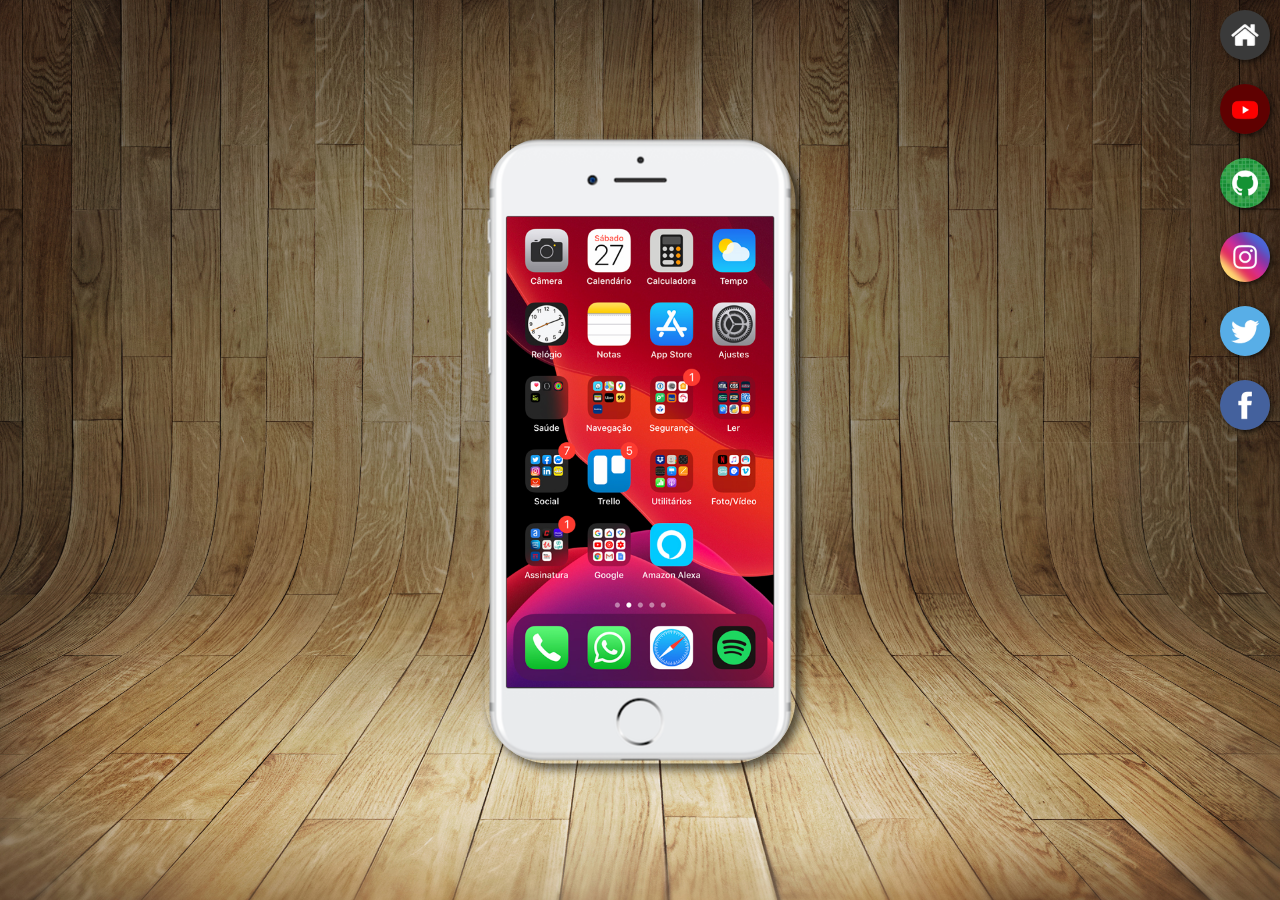
<file: index.html>
<!DOCTYPE html>
<html lang="pt-br">
<head>
    <meta charset="UTF-8">
    <meta name="viewport" content="width=device-width, initial-scale=1.0">
    <link rel="shortcut icon" href="favicon.png" type="image/png">
    <link rel="stylesheet" href="estilos/style.css">
    <title>Projeto Redes Sociais</title>
</head>
<body>
    <main>
        <section id="telefone">
            <iframe src="home.html" name="tela" id="tela" frameborder="0">
                Seu navegador não é compatível com isso...
            </iframe>
        </section>

        <section id="redes-sociais">
            <a href="home.html" target="tela"><img src="imagens/logo-home.jpg" alt="Home"></a><br>
            <a href="youtube.html" target="tela"><img src="imagens/logo-youtube.jpg" alt="Youtube"></a><br>
            <a href="github.html" target="tela"><img src="imagens/logo-github.jpg" alt="Github"></a><br>
            <a href="instagram.html" target="tela"><img src="imagens/logo-instagram.jpg" alt="Instagram"></a><br>
            <a href="twitter.html" target="tela"><img src="imagens/logo-twitter.jpg" alt="Twitter"></a><br>
            <a href="facebook.html" target="tela"><img src="imagens/logo-facebook.jpg" alt="Facebook"></a>
        </section>
    </main>
</body>
</html>
</file>
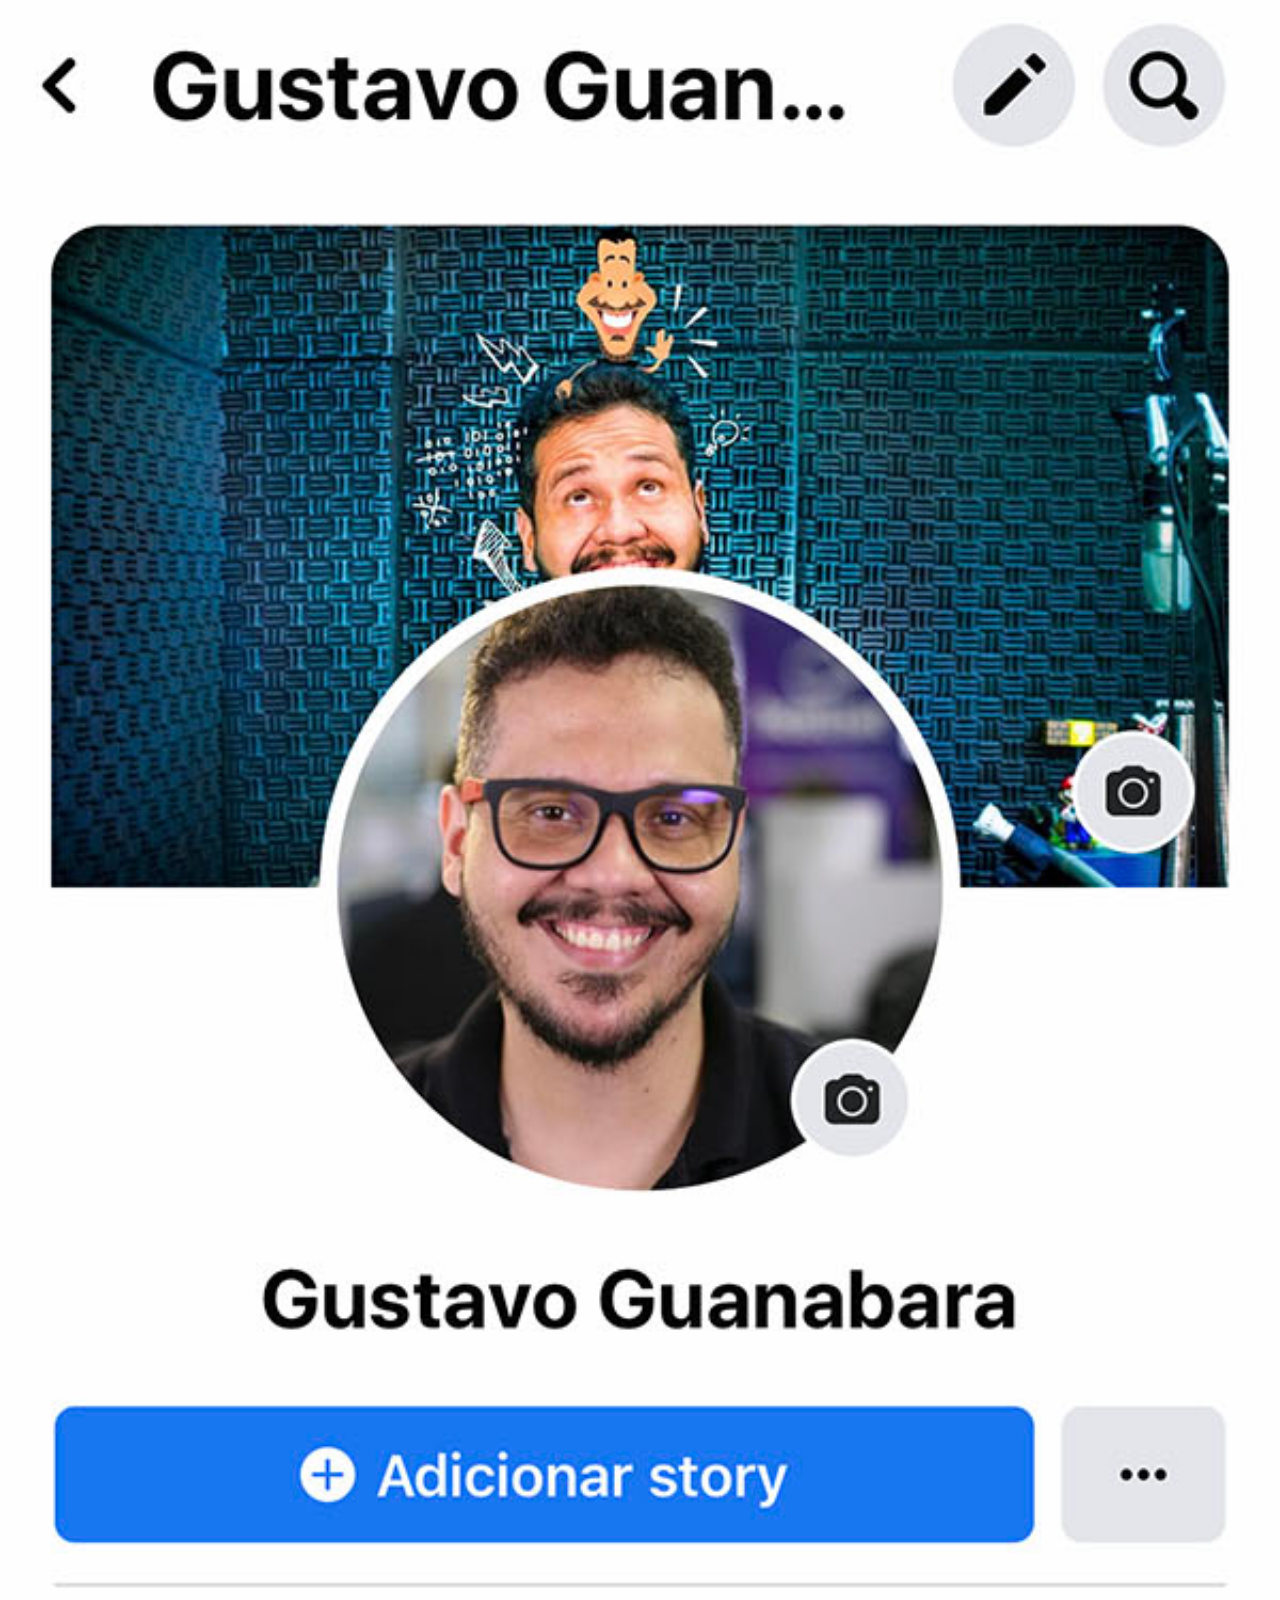
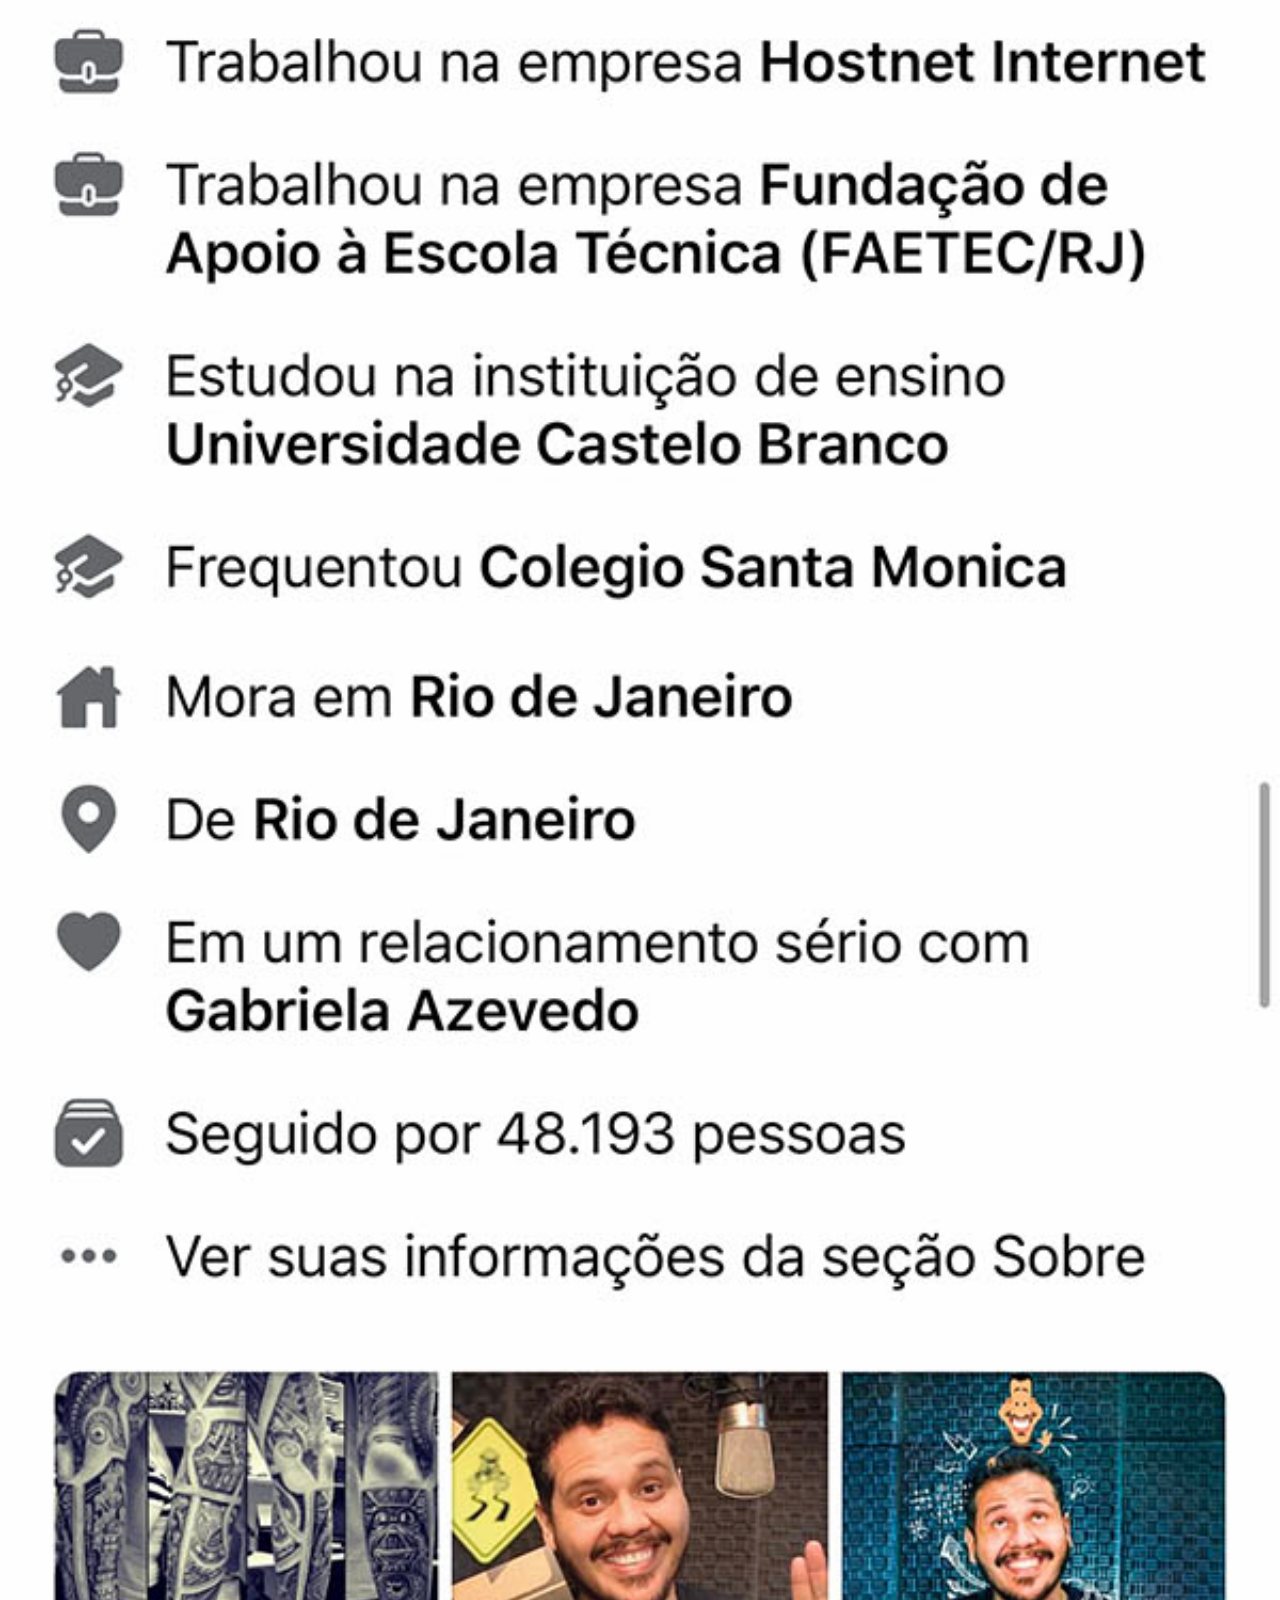
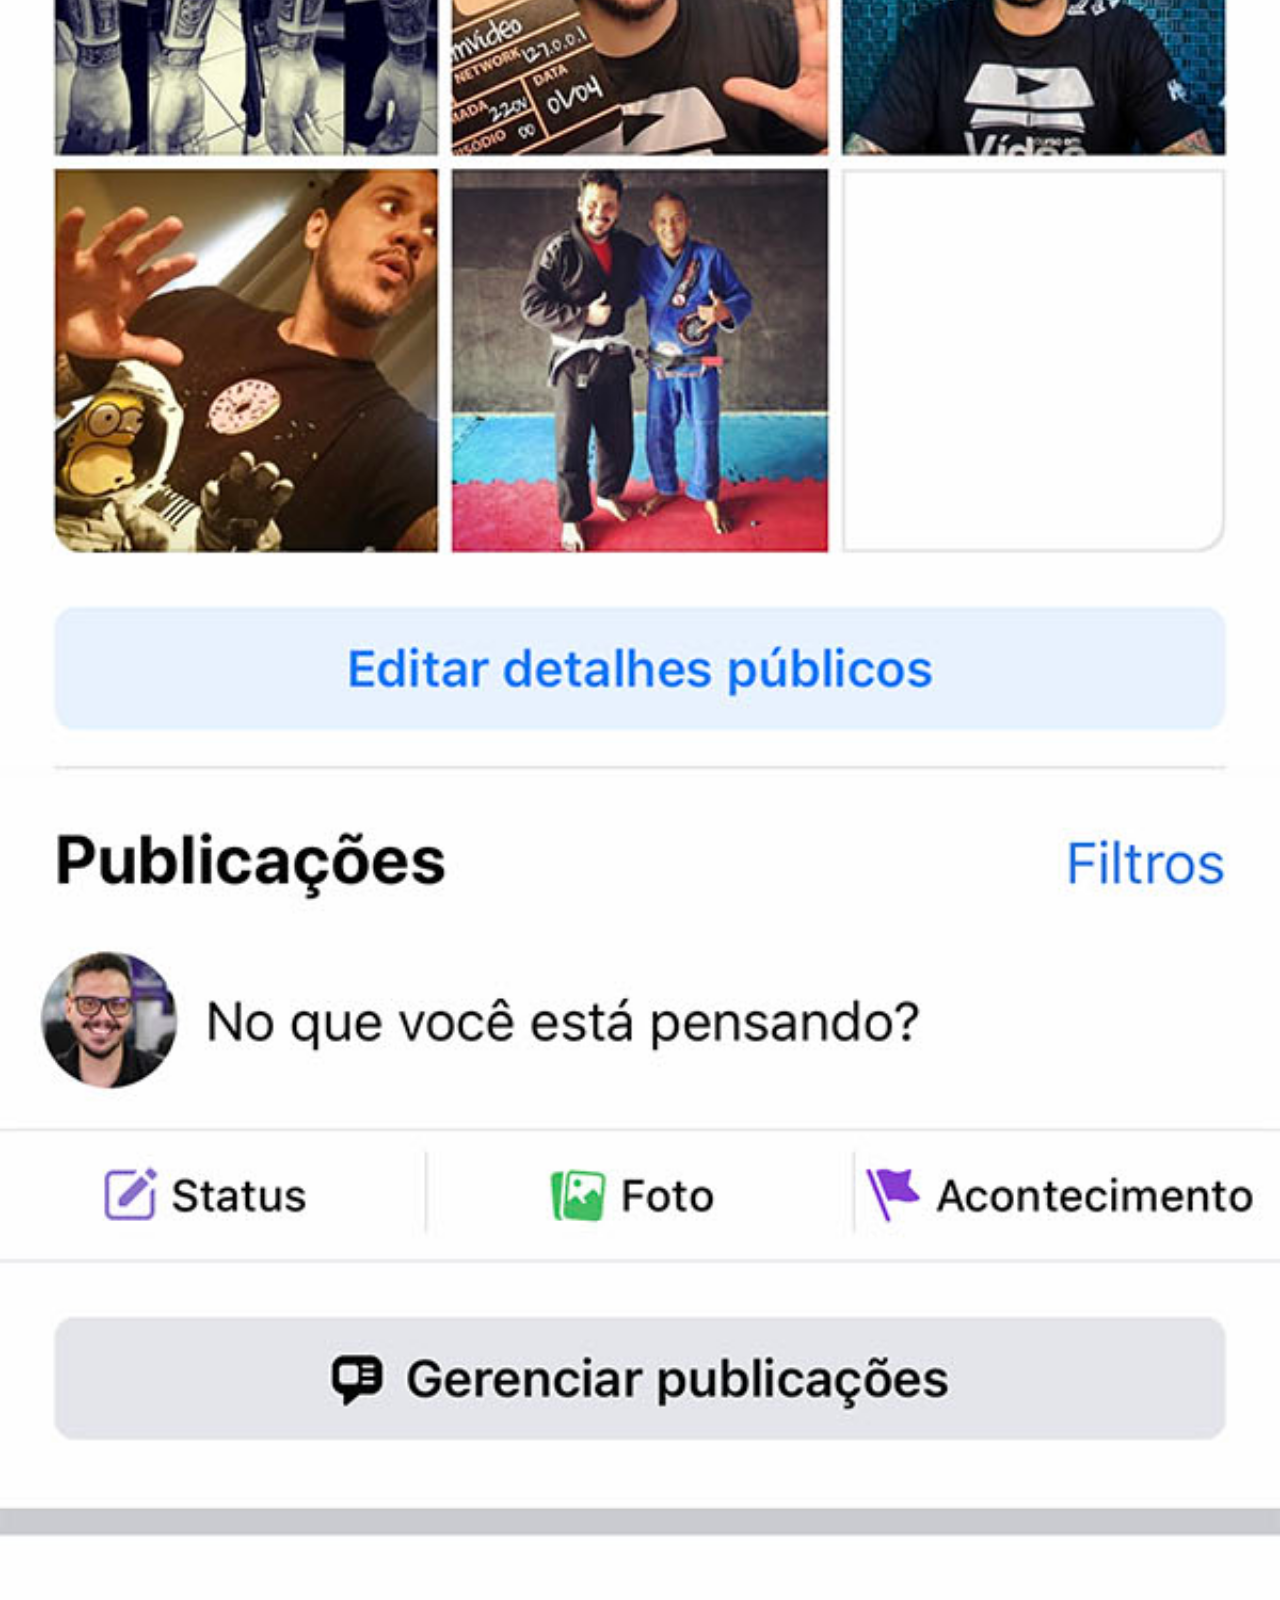
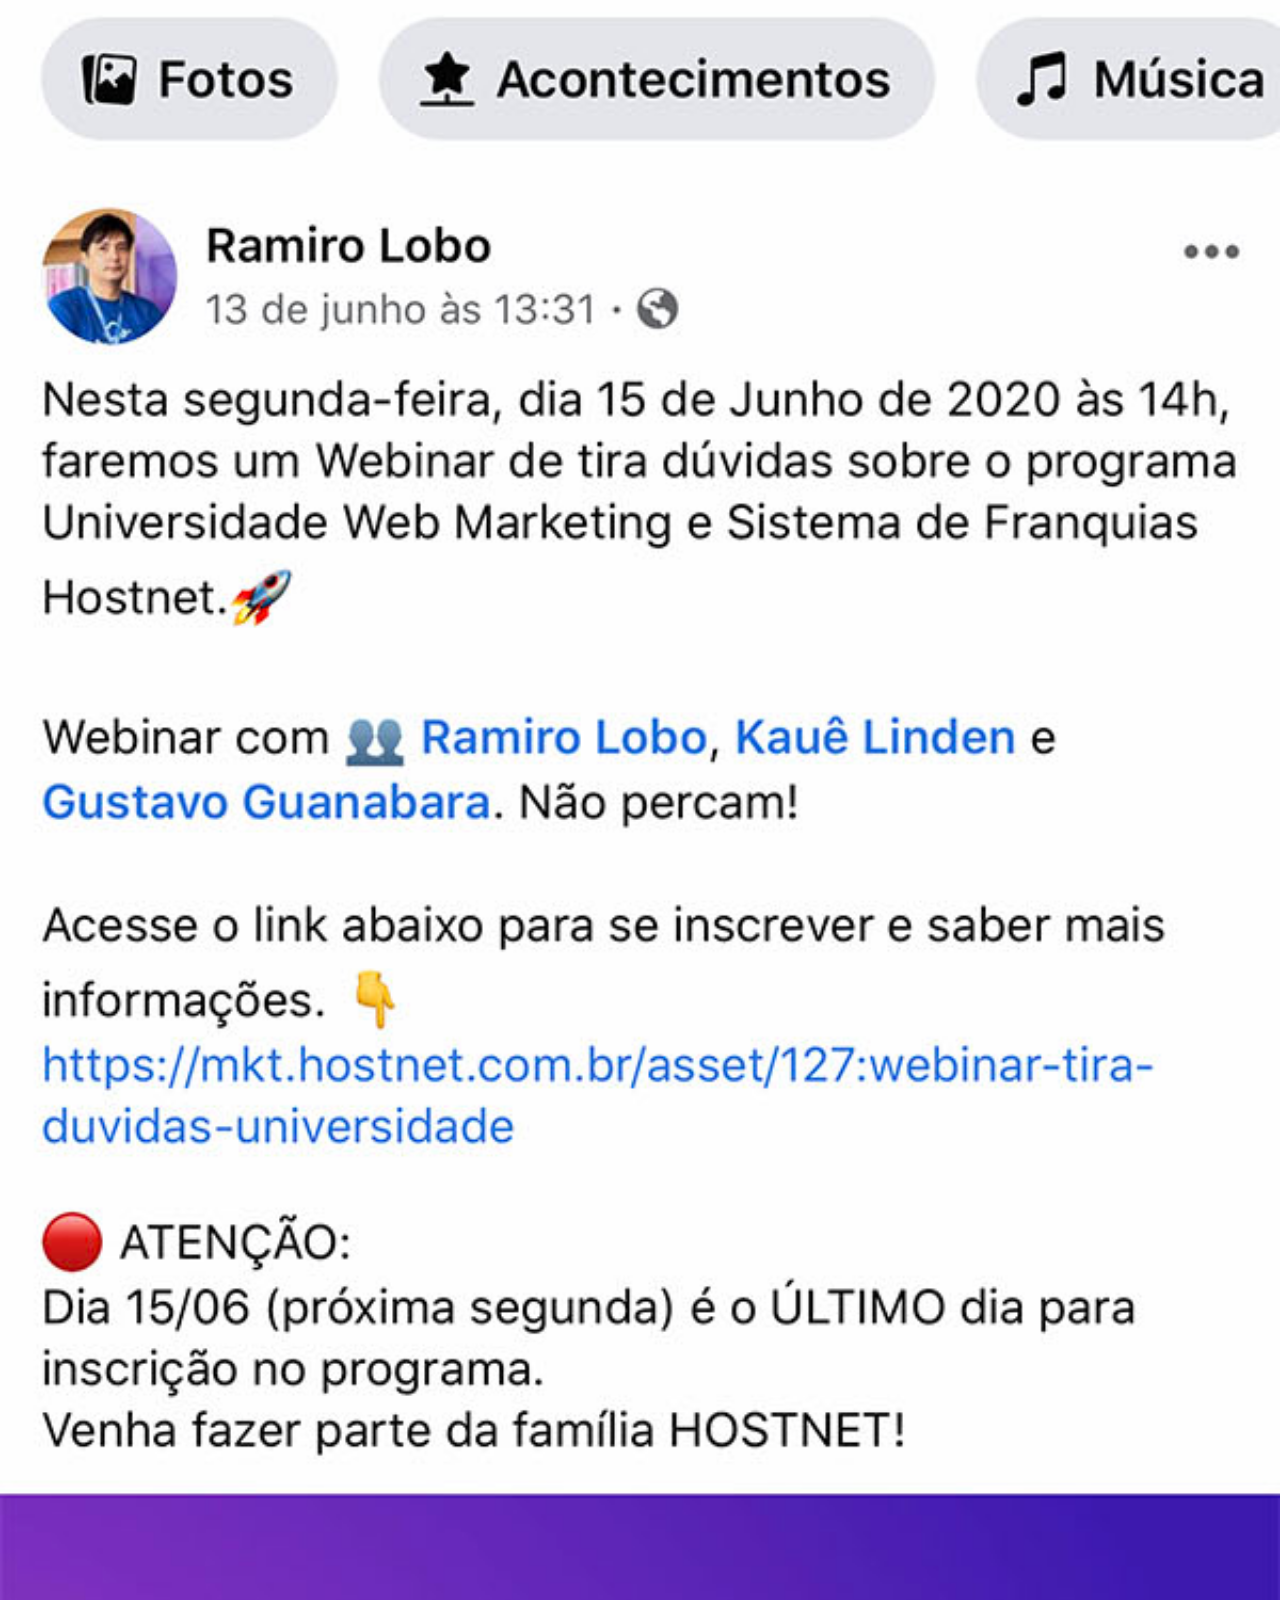
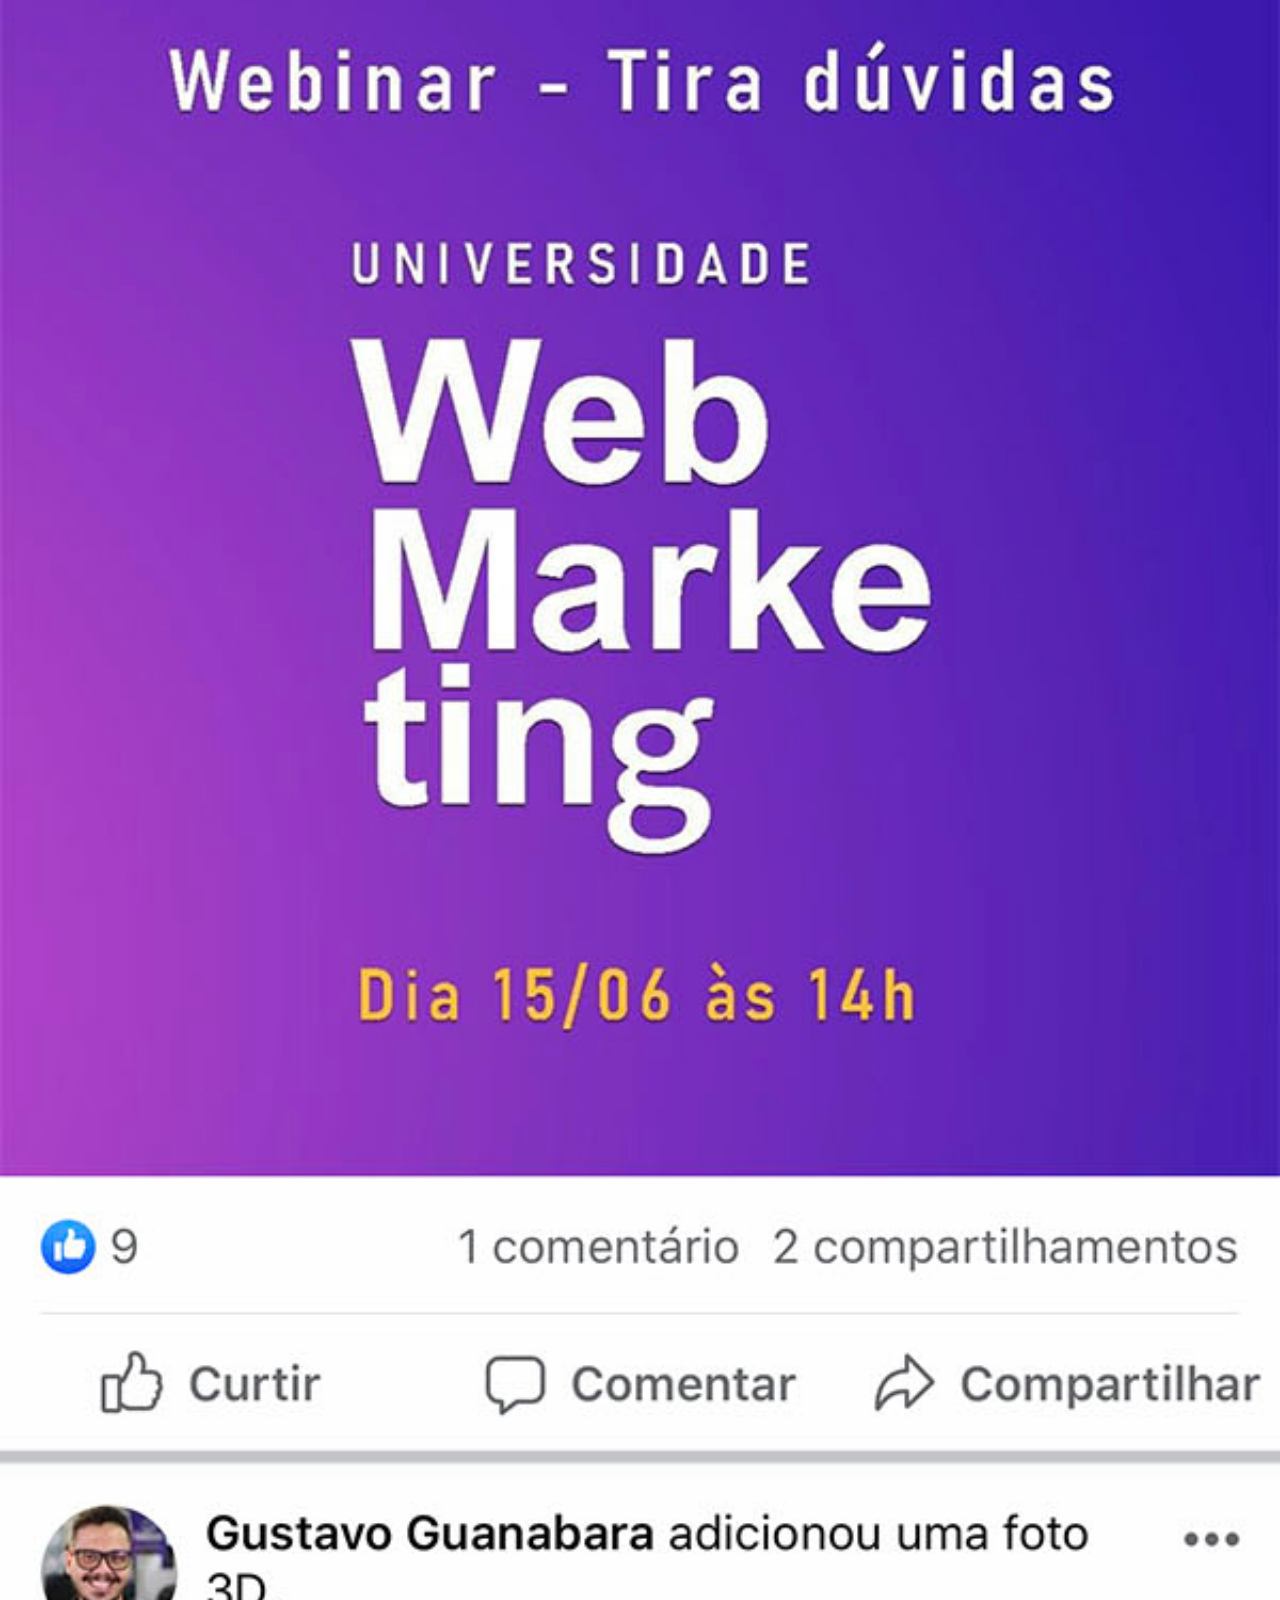
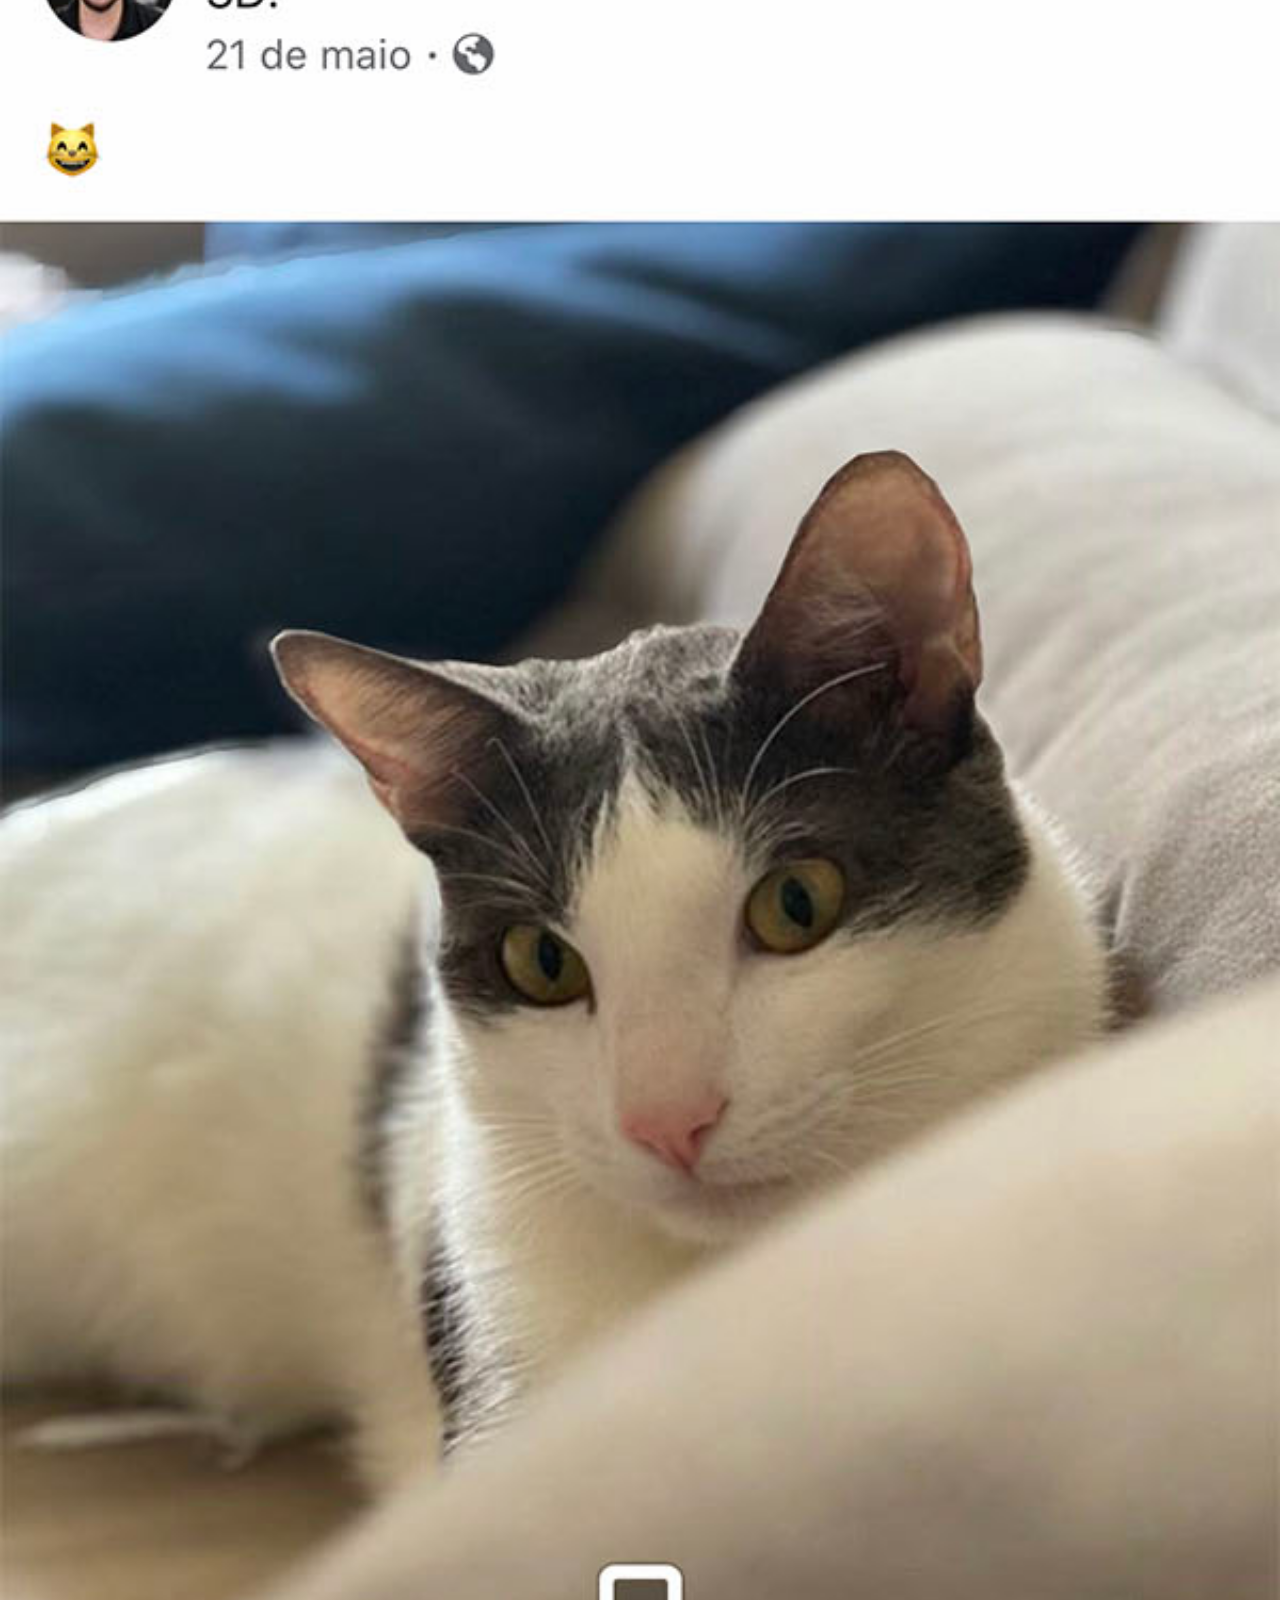
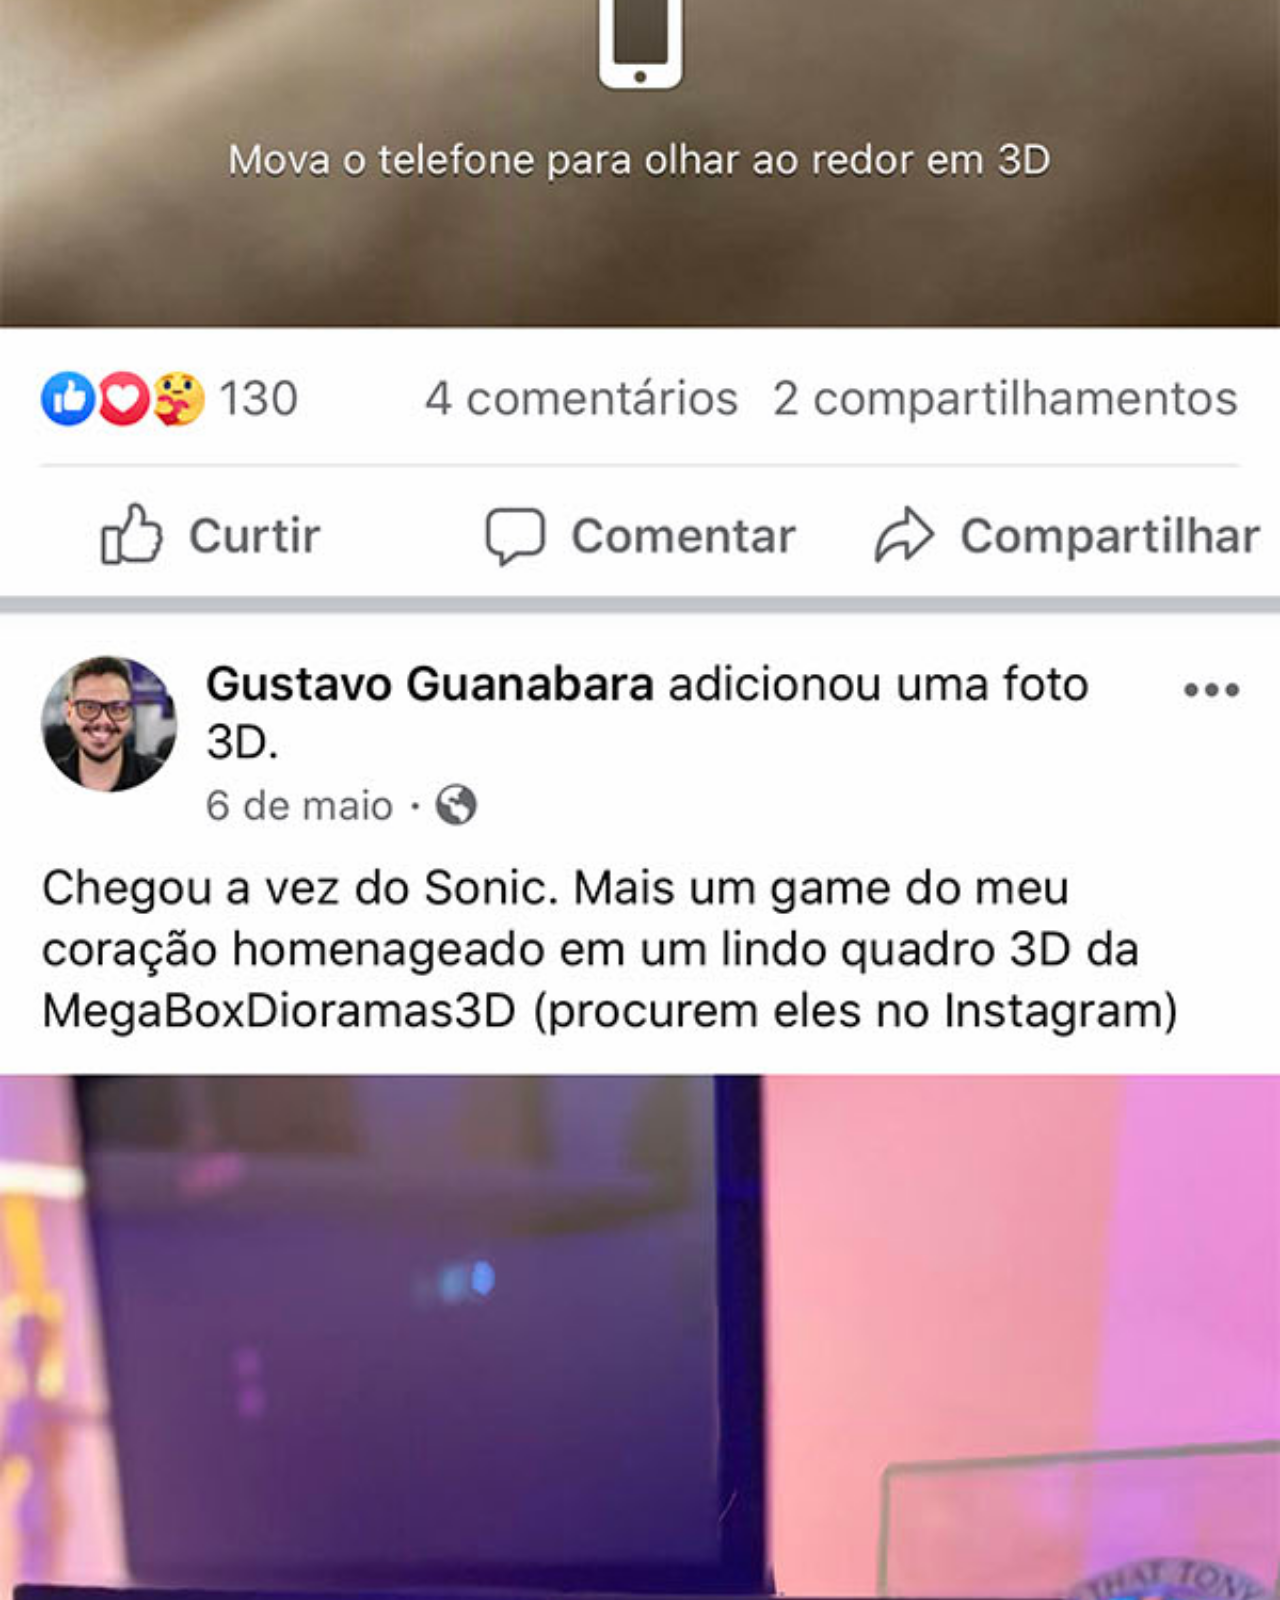
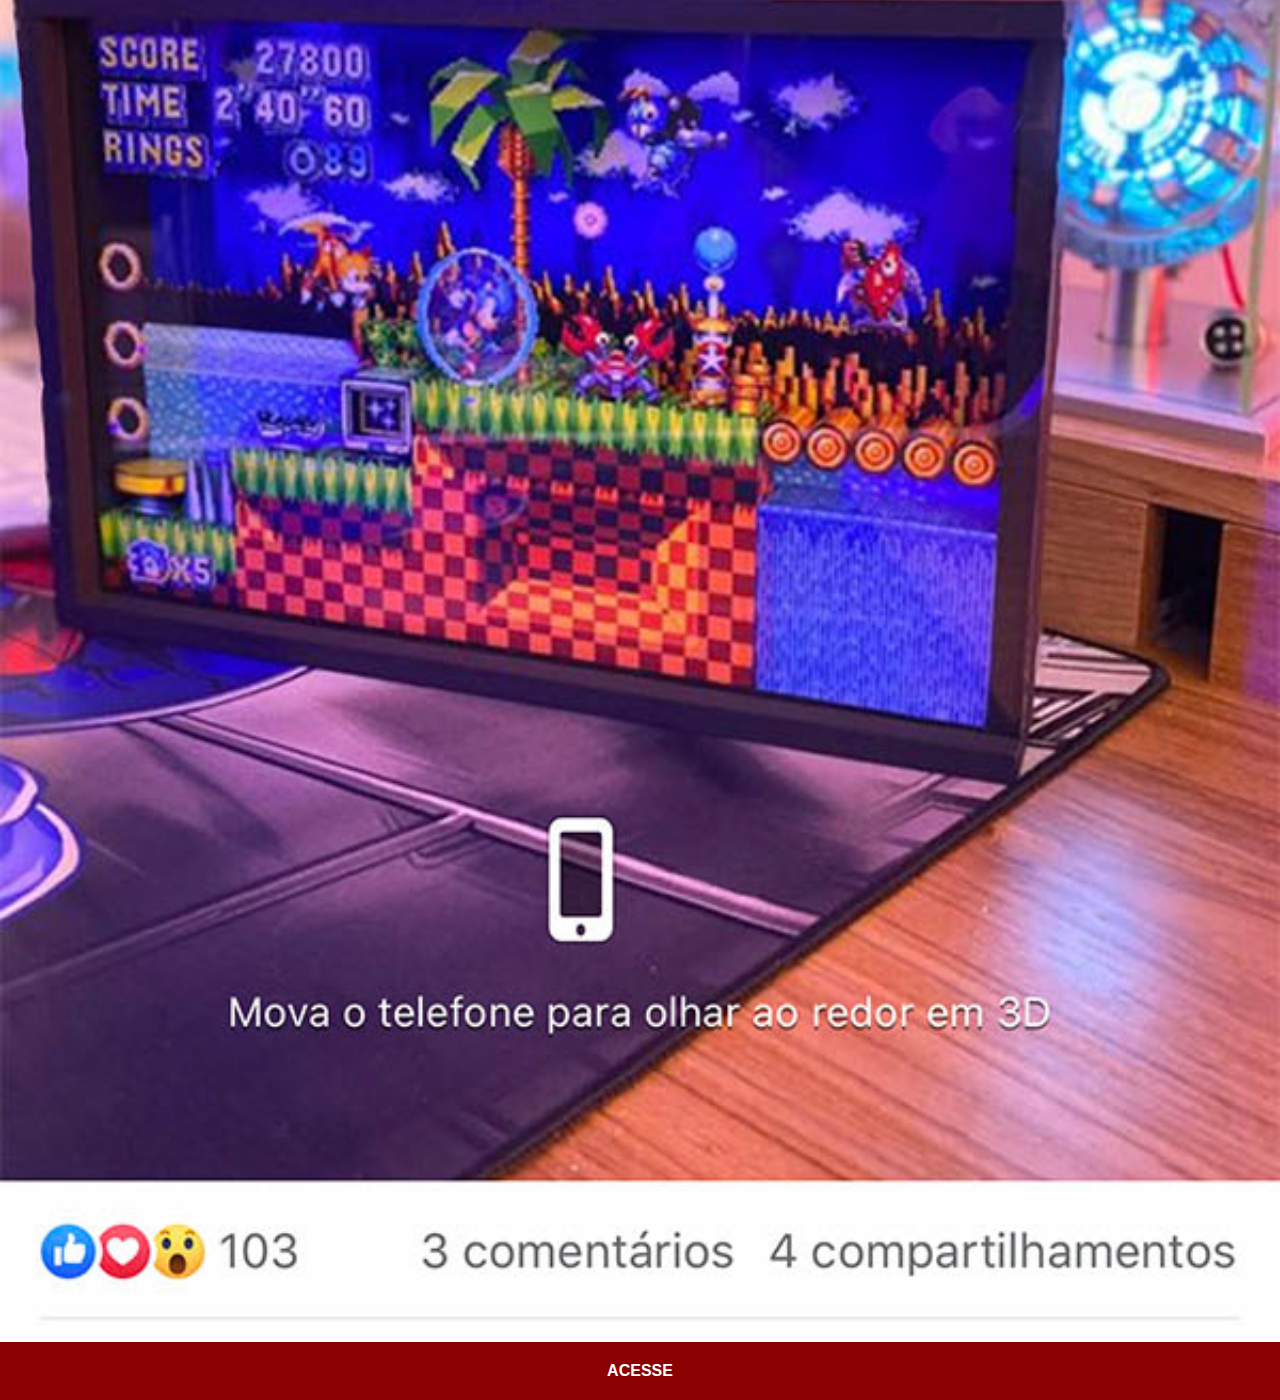
<file: facebook.html>
<!DOCTYPE html>
<html lang="pt-br">
<head>
    <meta charset="UTF-8">
    <meta name="viewport" content="width=device-width, initial-scale=1.0">
    <link rel="stylesheet" href="estilos/social.css">
    <title>Facebook</title>
</head>
<body>
    <img src="imagens/tela-facebook.jpg" alt="Facebook">
    <a href="https://www.facebook.com/gustavoguanabara/?locale=pt_BR">ACESSE</a>
</body>
</html>
</file>
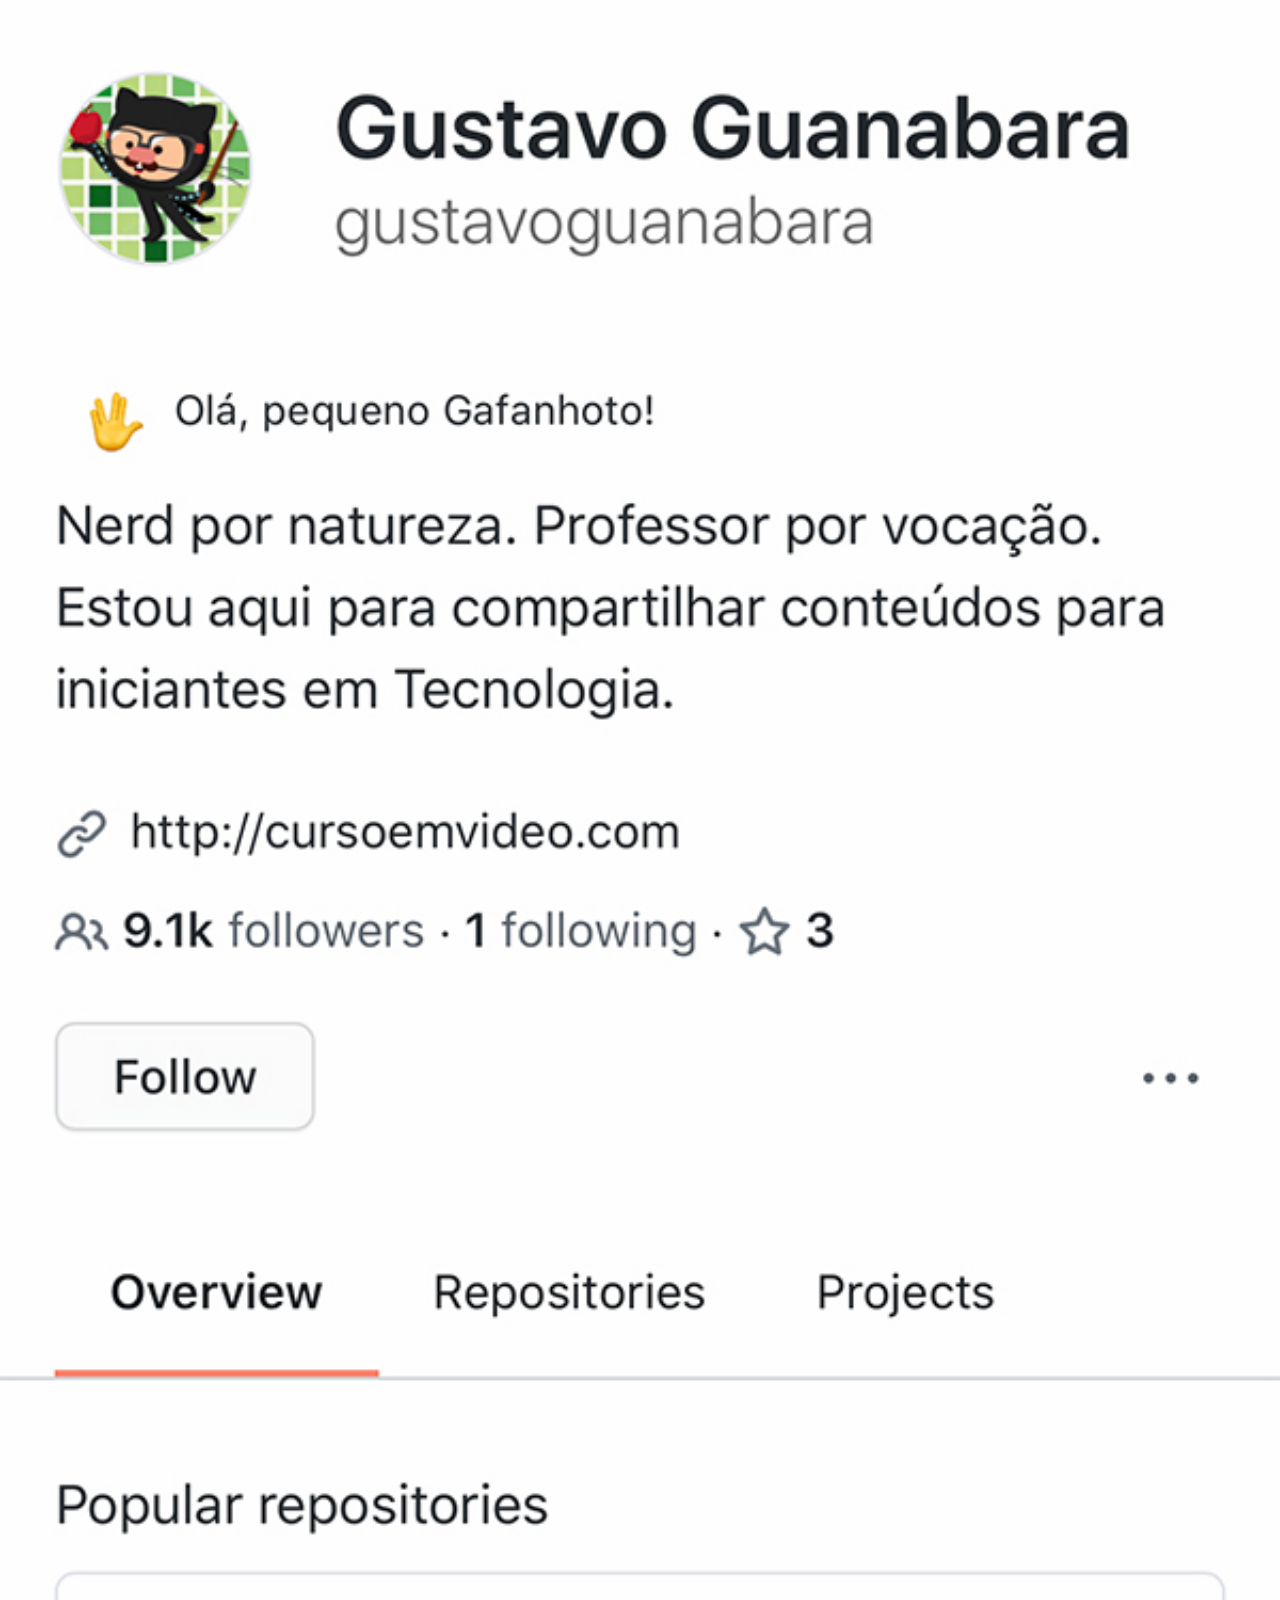
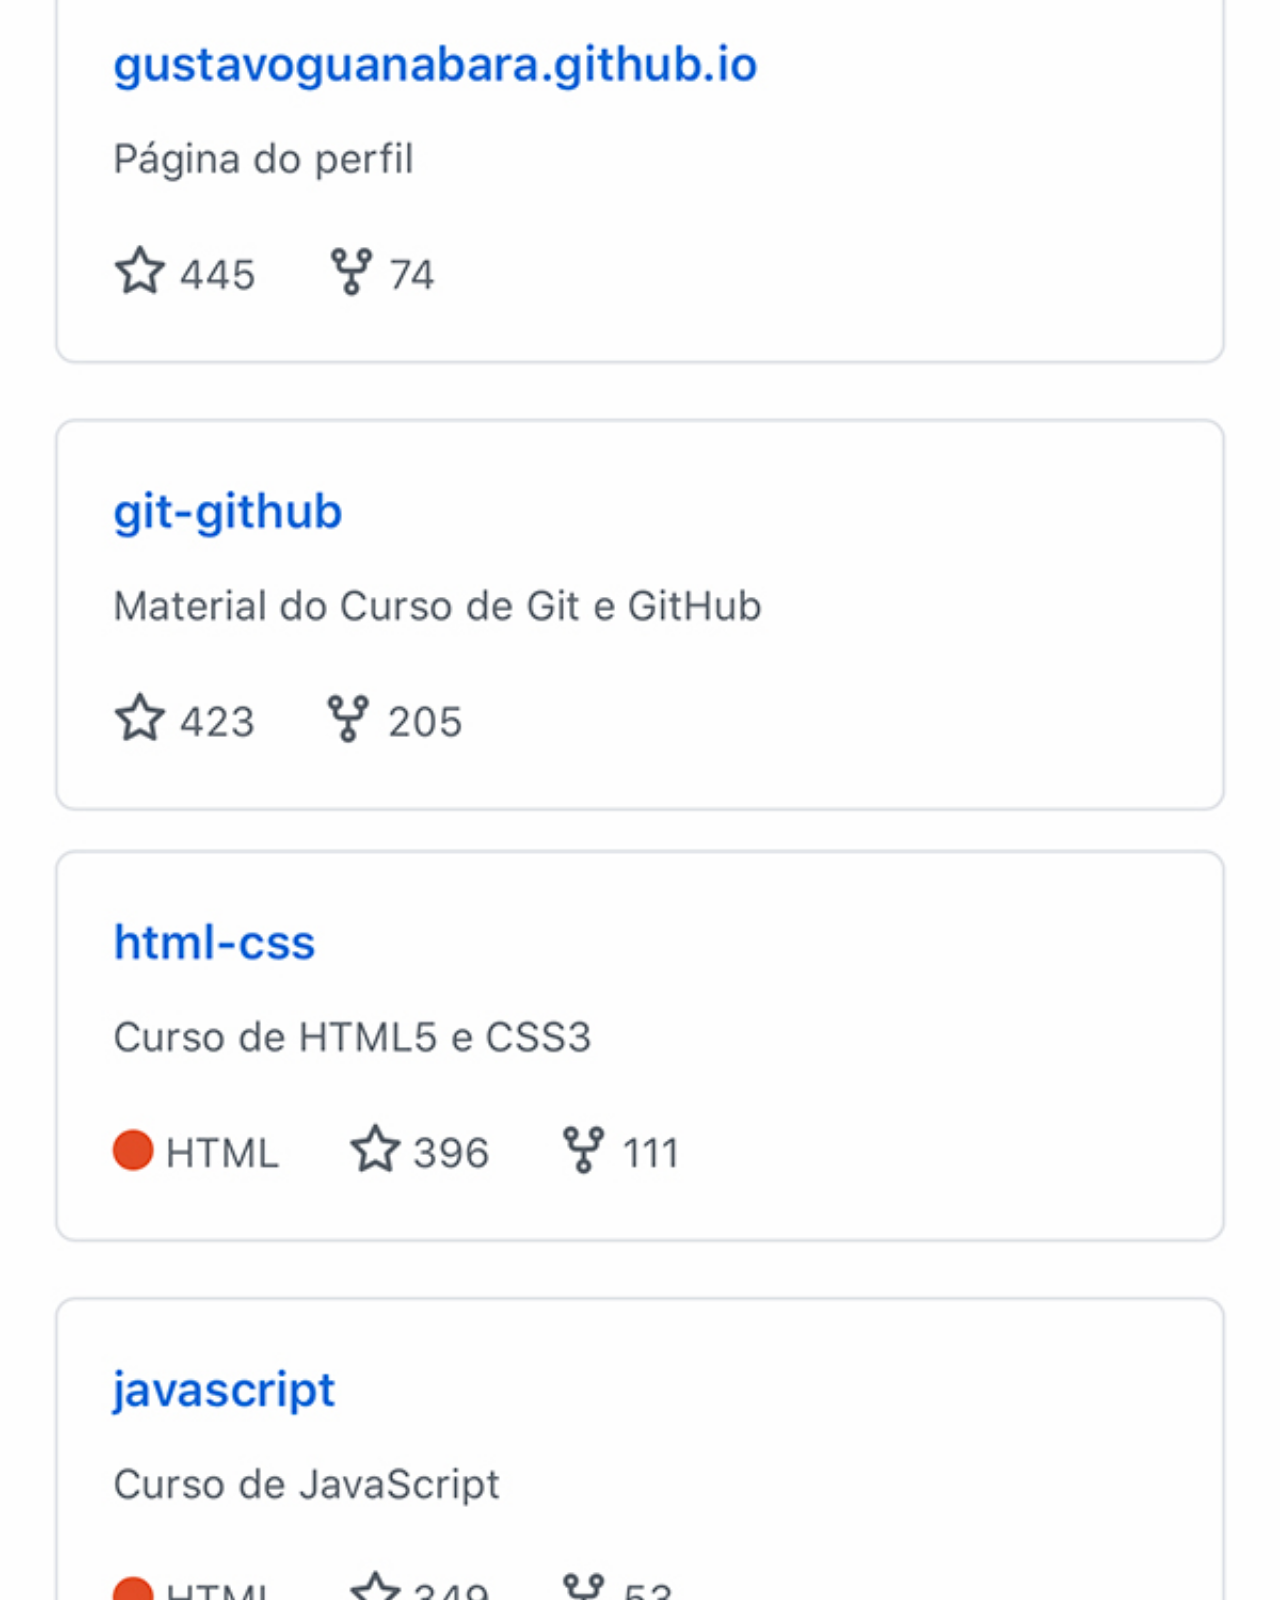
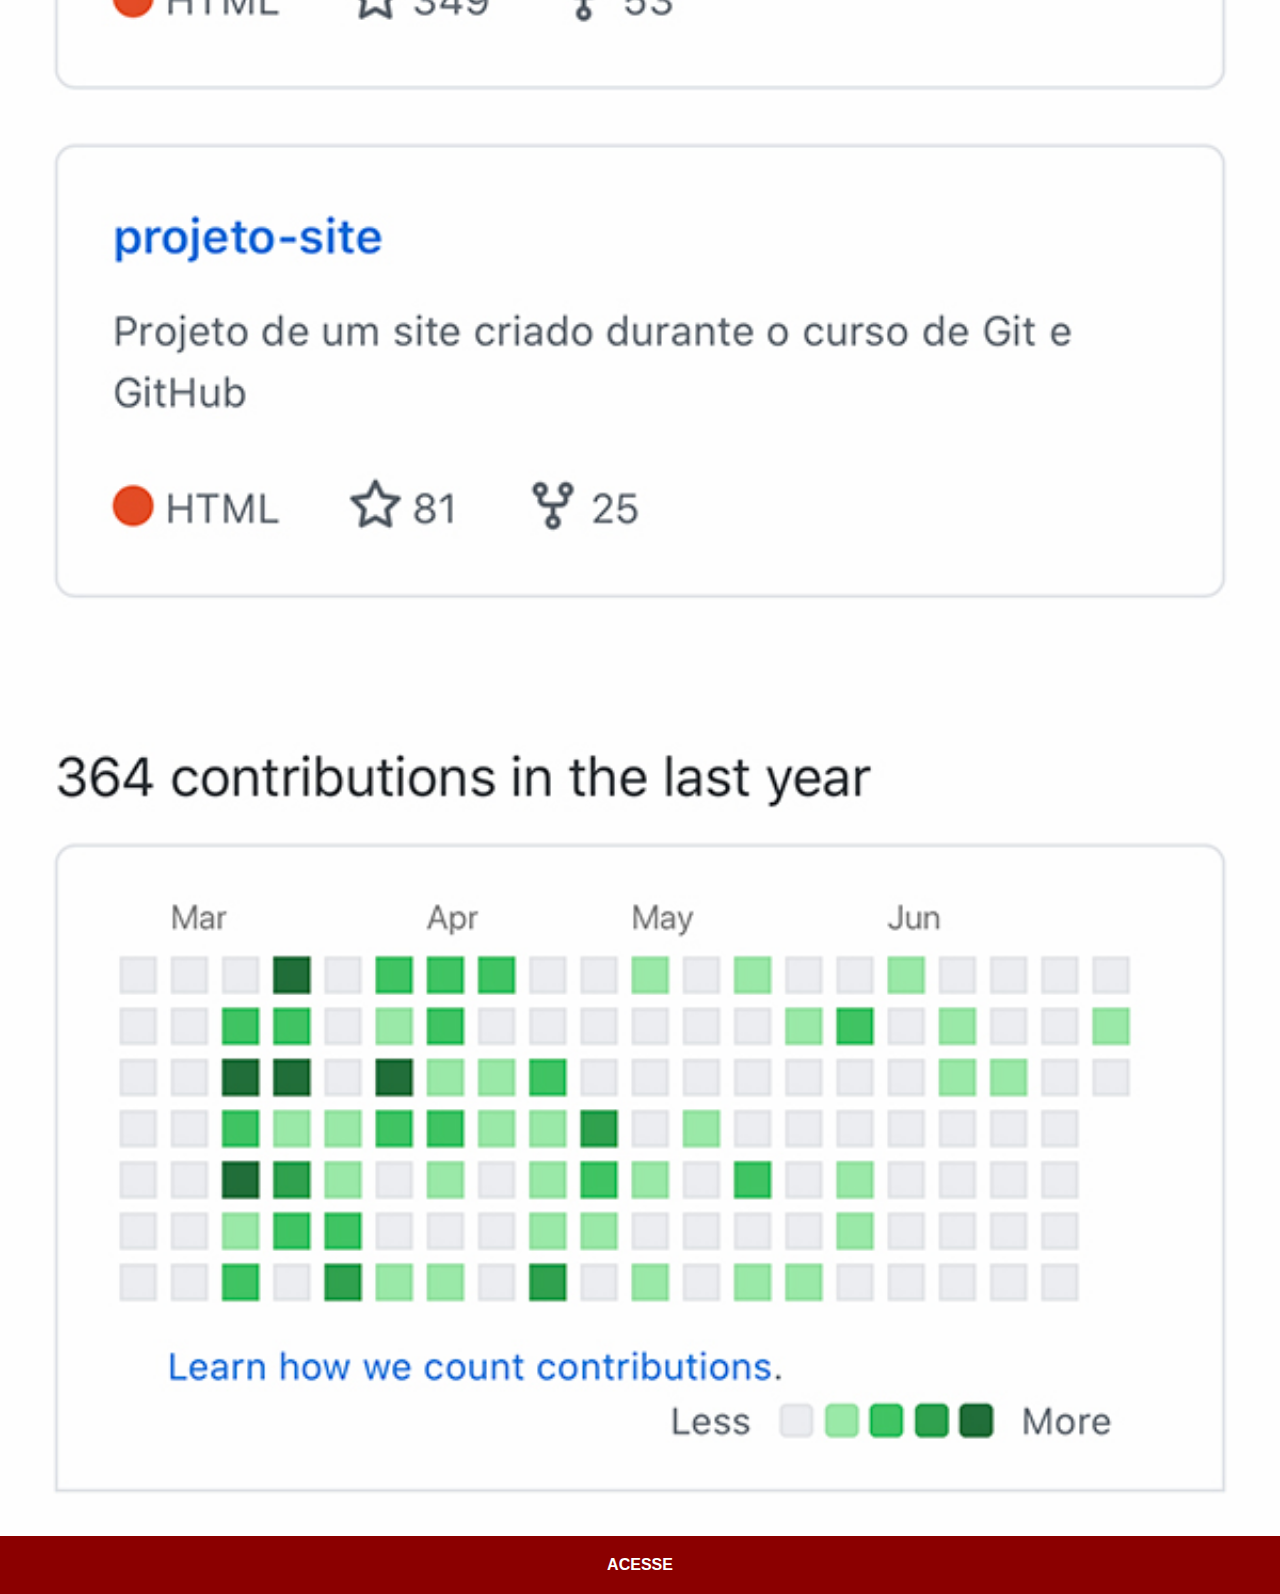
<file: github.html>
<!DOCTYPE html>
<html lang="pt-br">
<head>
    <meta charset="UTF-8">
    <meta name="viewport" content="width=device-width, initial-scale=1.0">
    <link rel="stylesheet" href="estilos/social.css">
    <title>Github</title>
</head>
<body>
    <img src="imagens/tela-github.jpg" alt="Github">
    <a href="https://github.com/gustavoguanabara" target="_blank" rel="external">ACESSE</a>
</body>
</html>
</file>
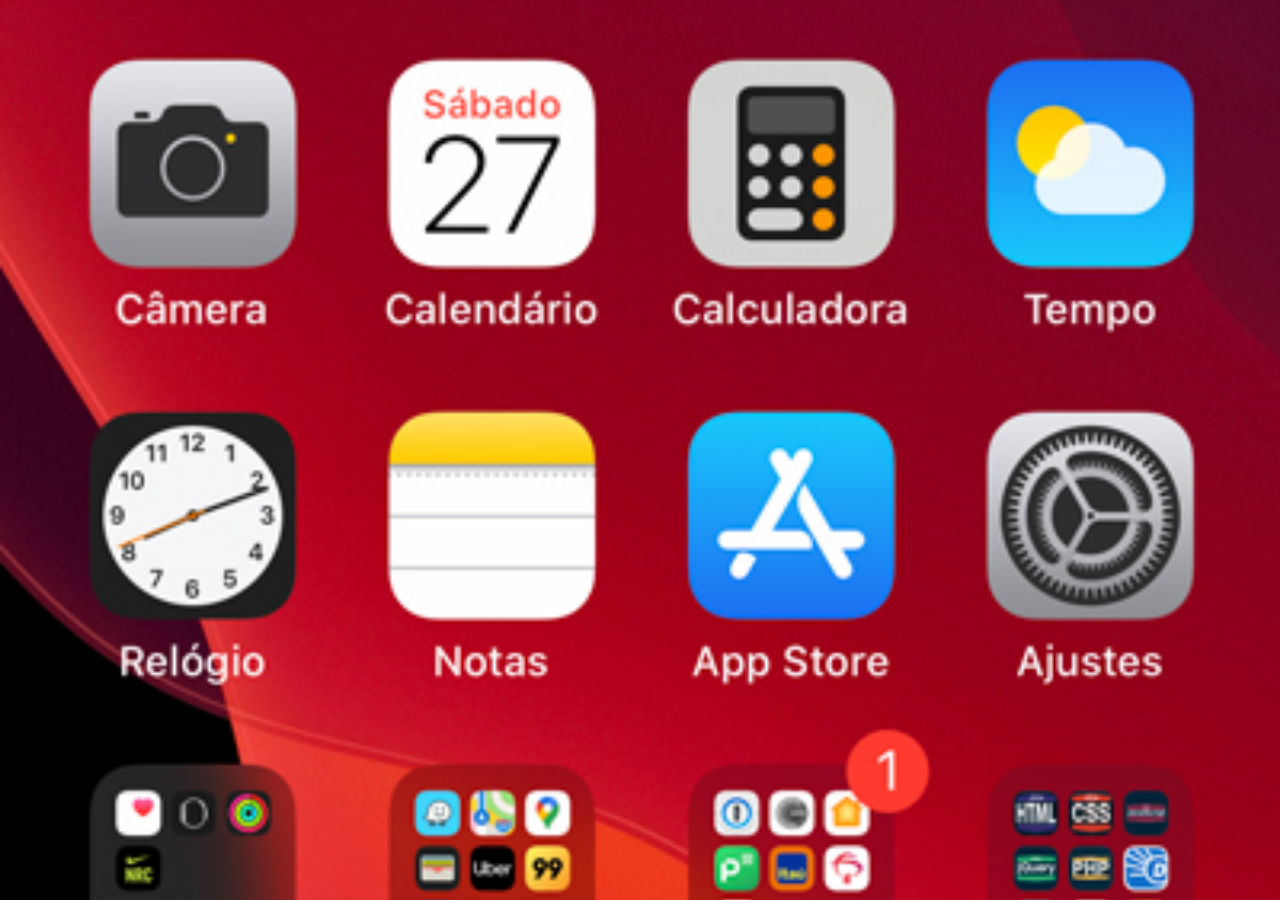
<file: home.html>
<!DOCTYPE html>
<html lang="pt-br">
<head>
    <meta charset="UTF-8">
    <meta name="viewport" content="width=device-width, initial-scale=1.0">
    <title>Home</title>
</head>
<style>
    *{
        margin: 0px;
        padding: 0px;
    }

    body{
        width: 100vw;
        height: 100vh;
        background: black url('imagens/tela-home.jpg') no-repeat top center;
        background-size: cover;
    }
</style>
<body>
</body>
</html>
</file>
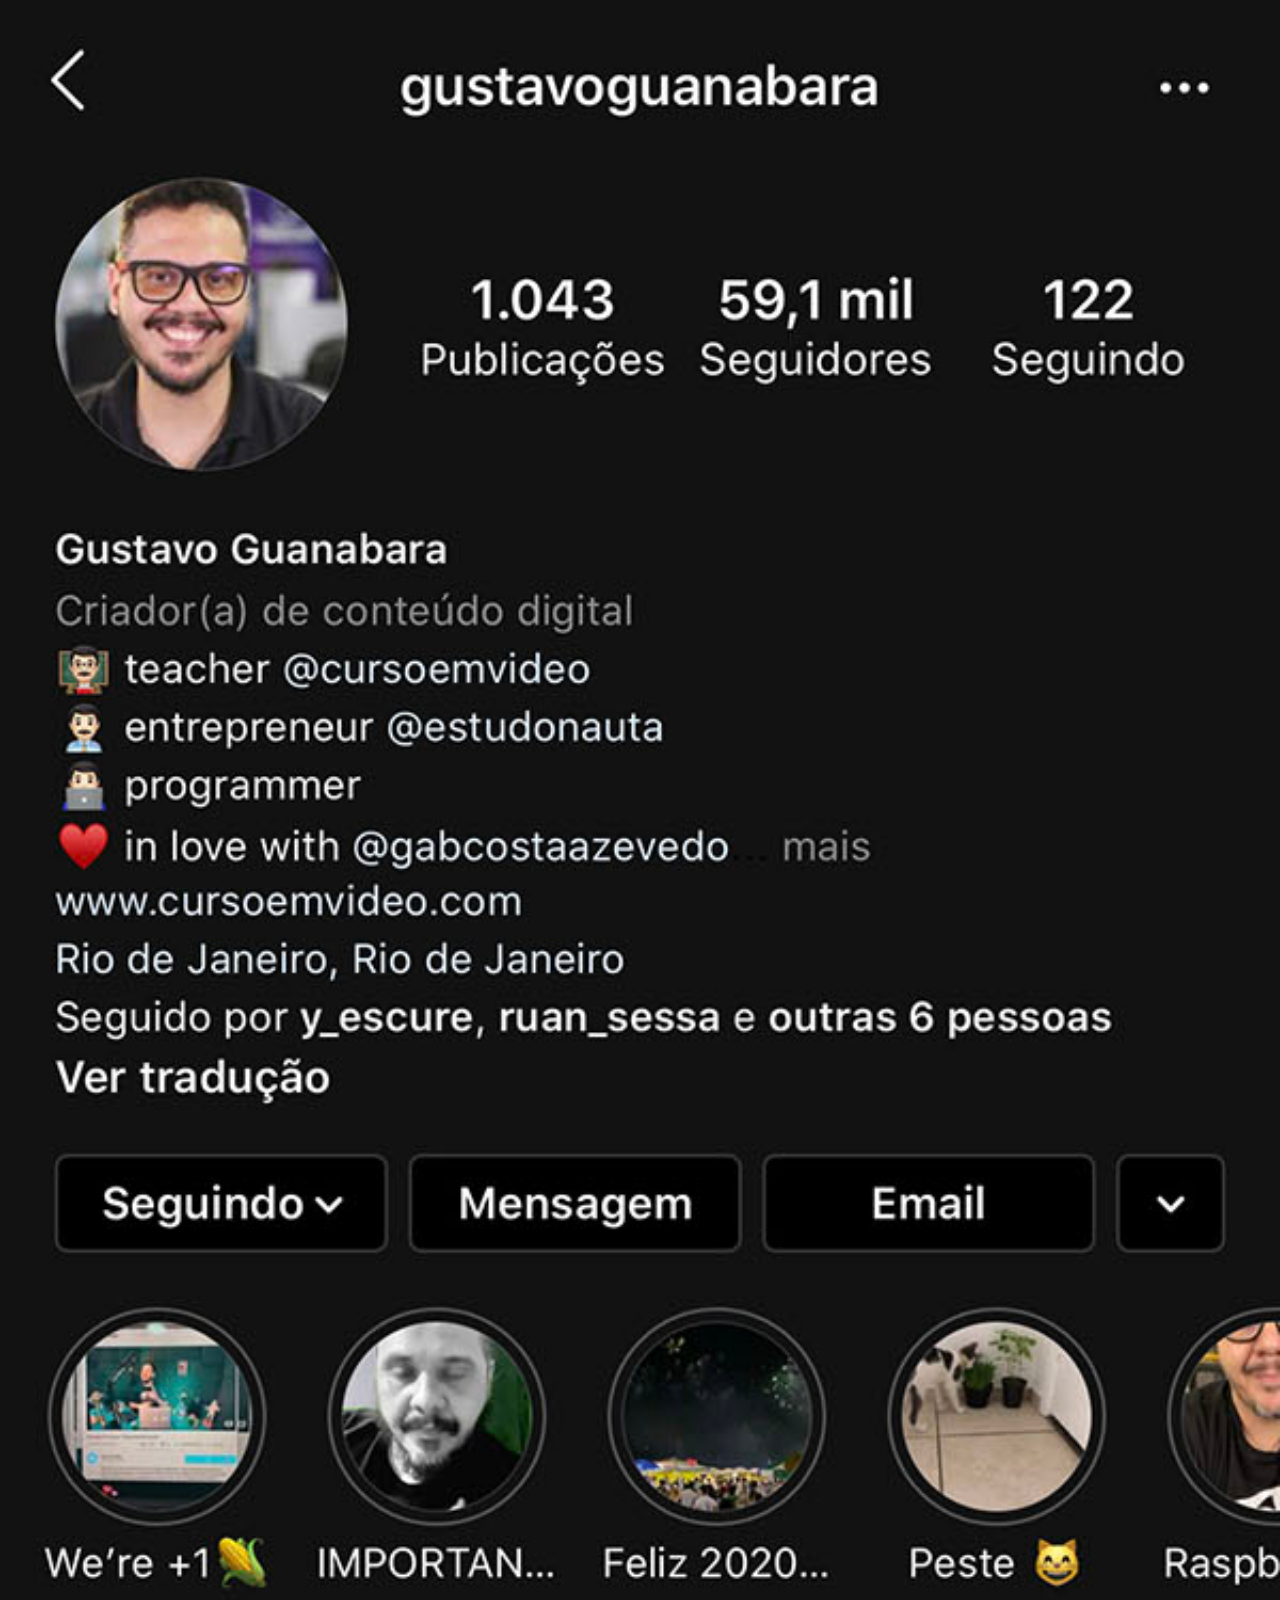
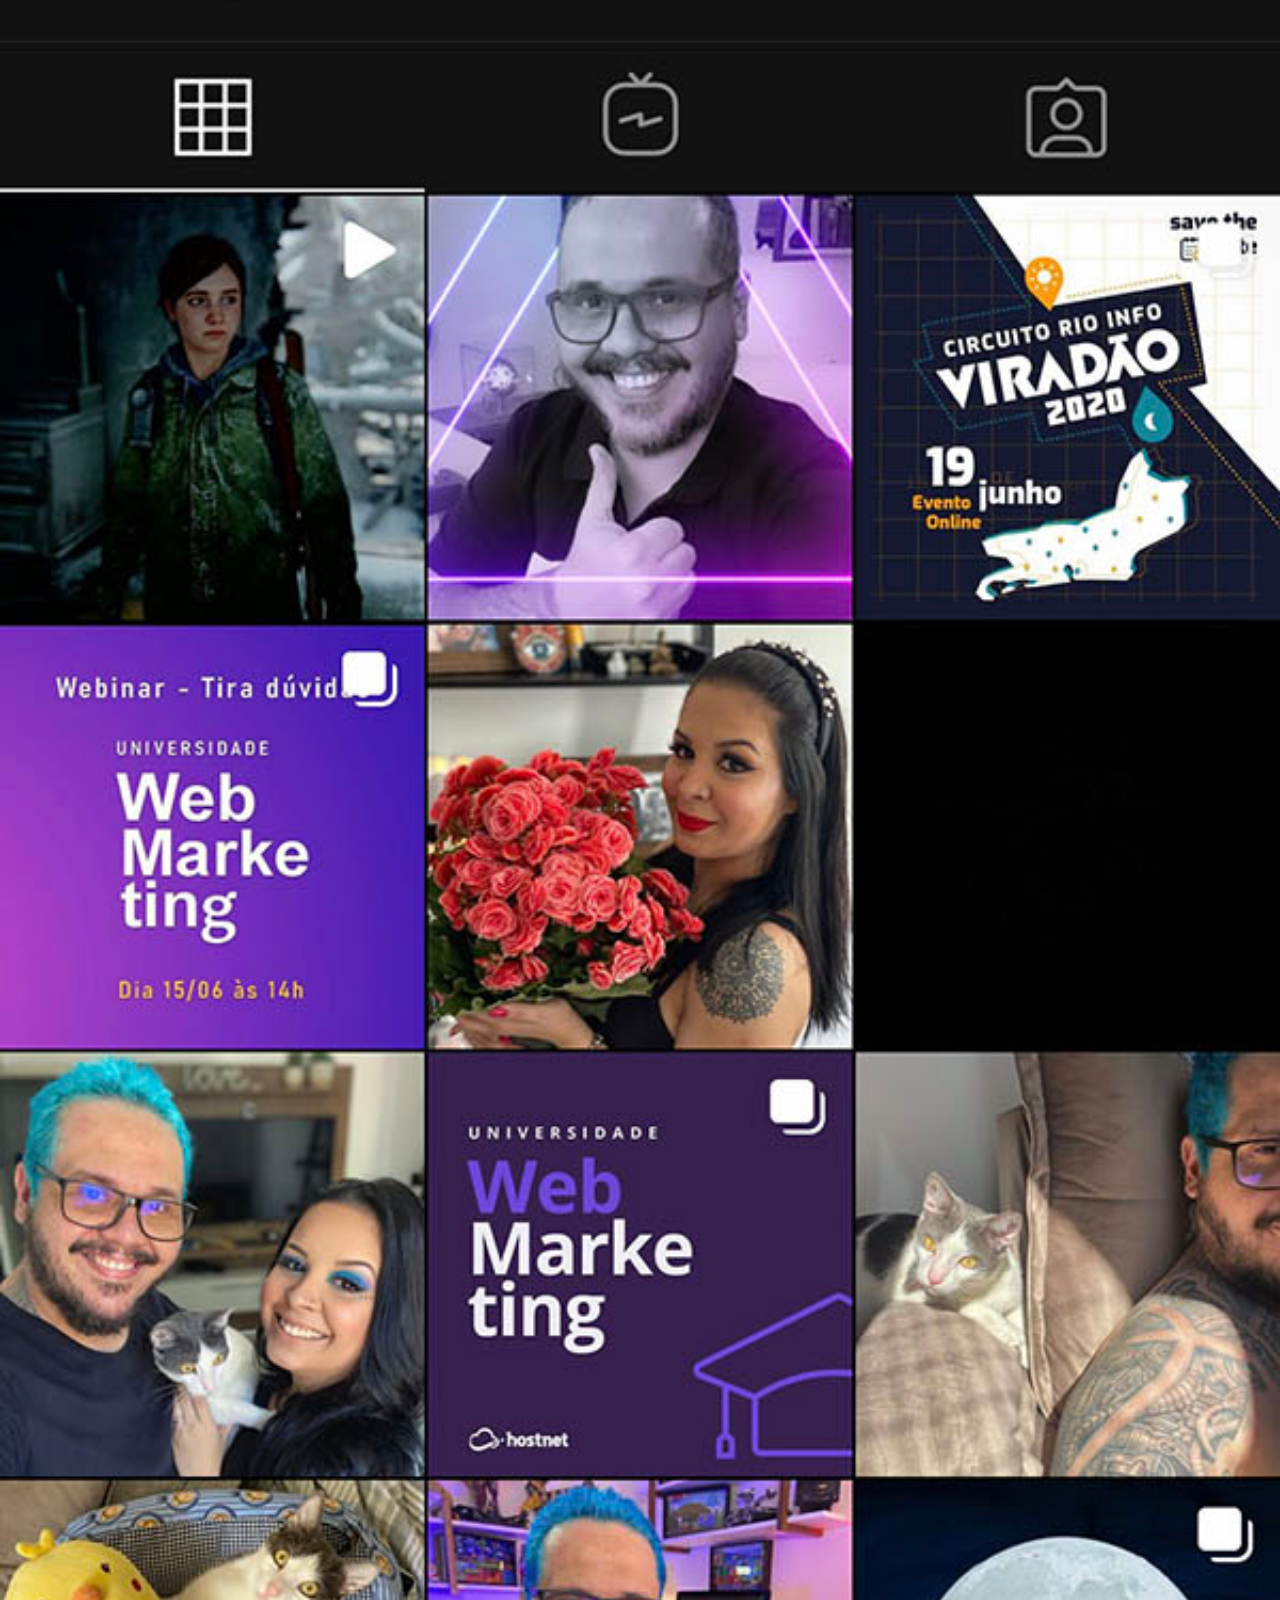
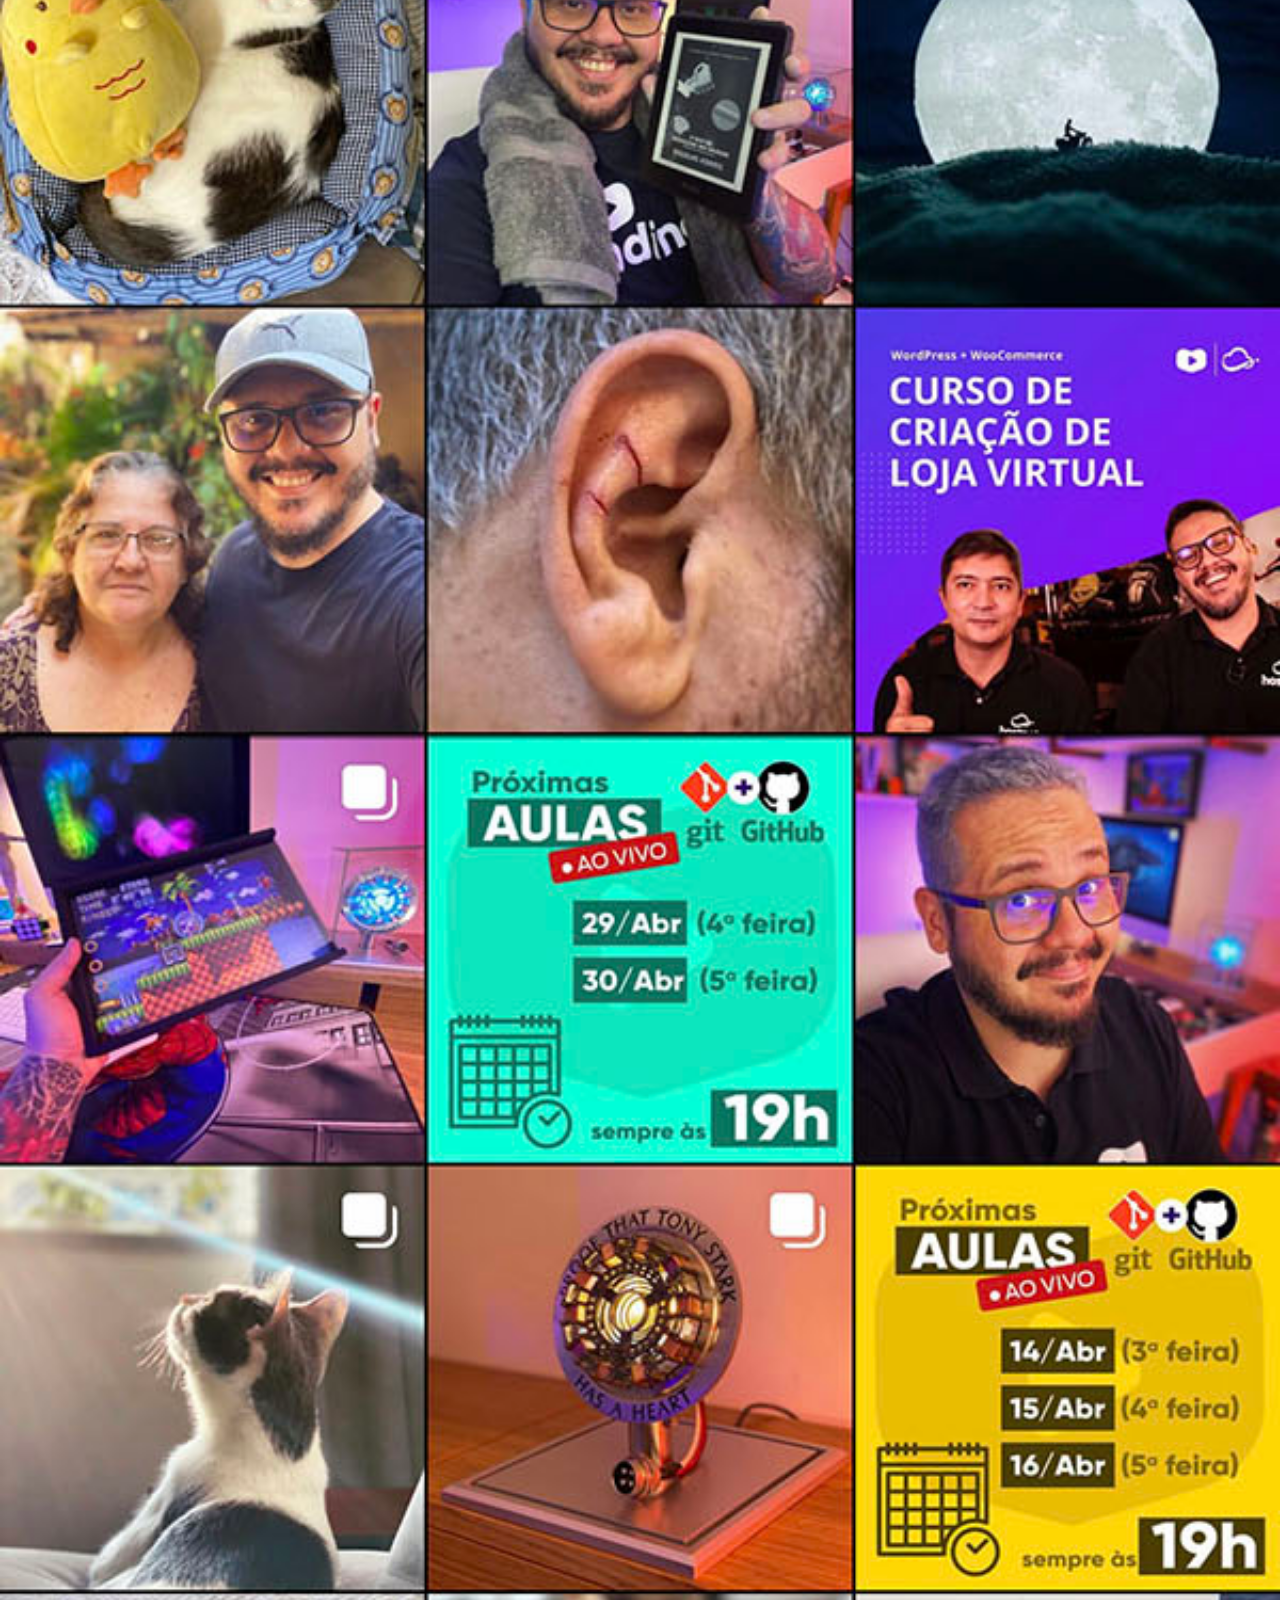
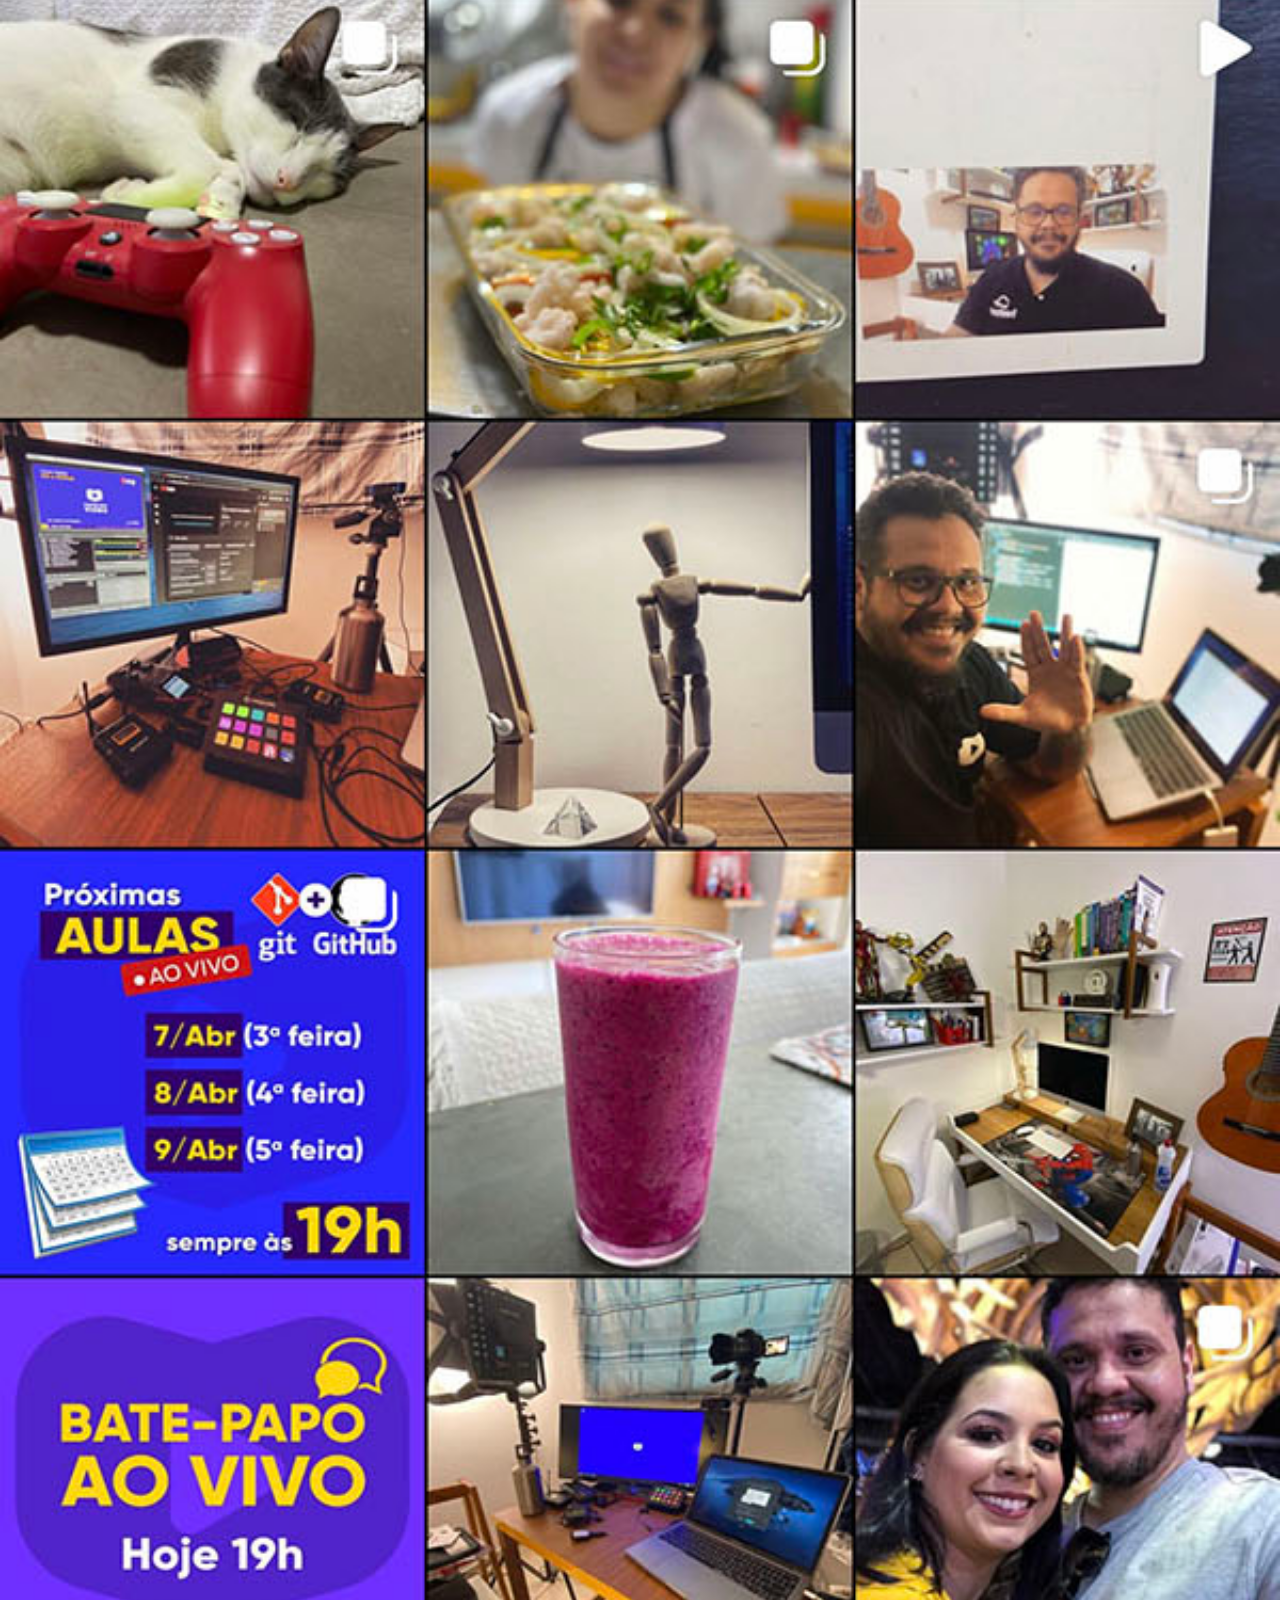
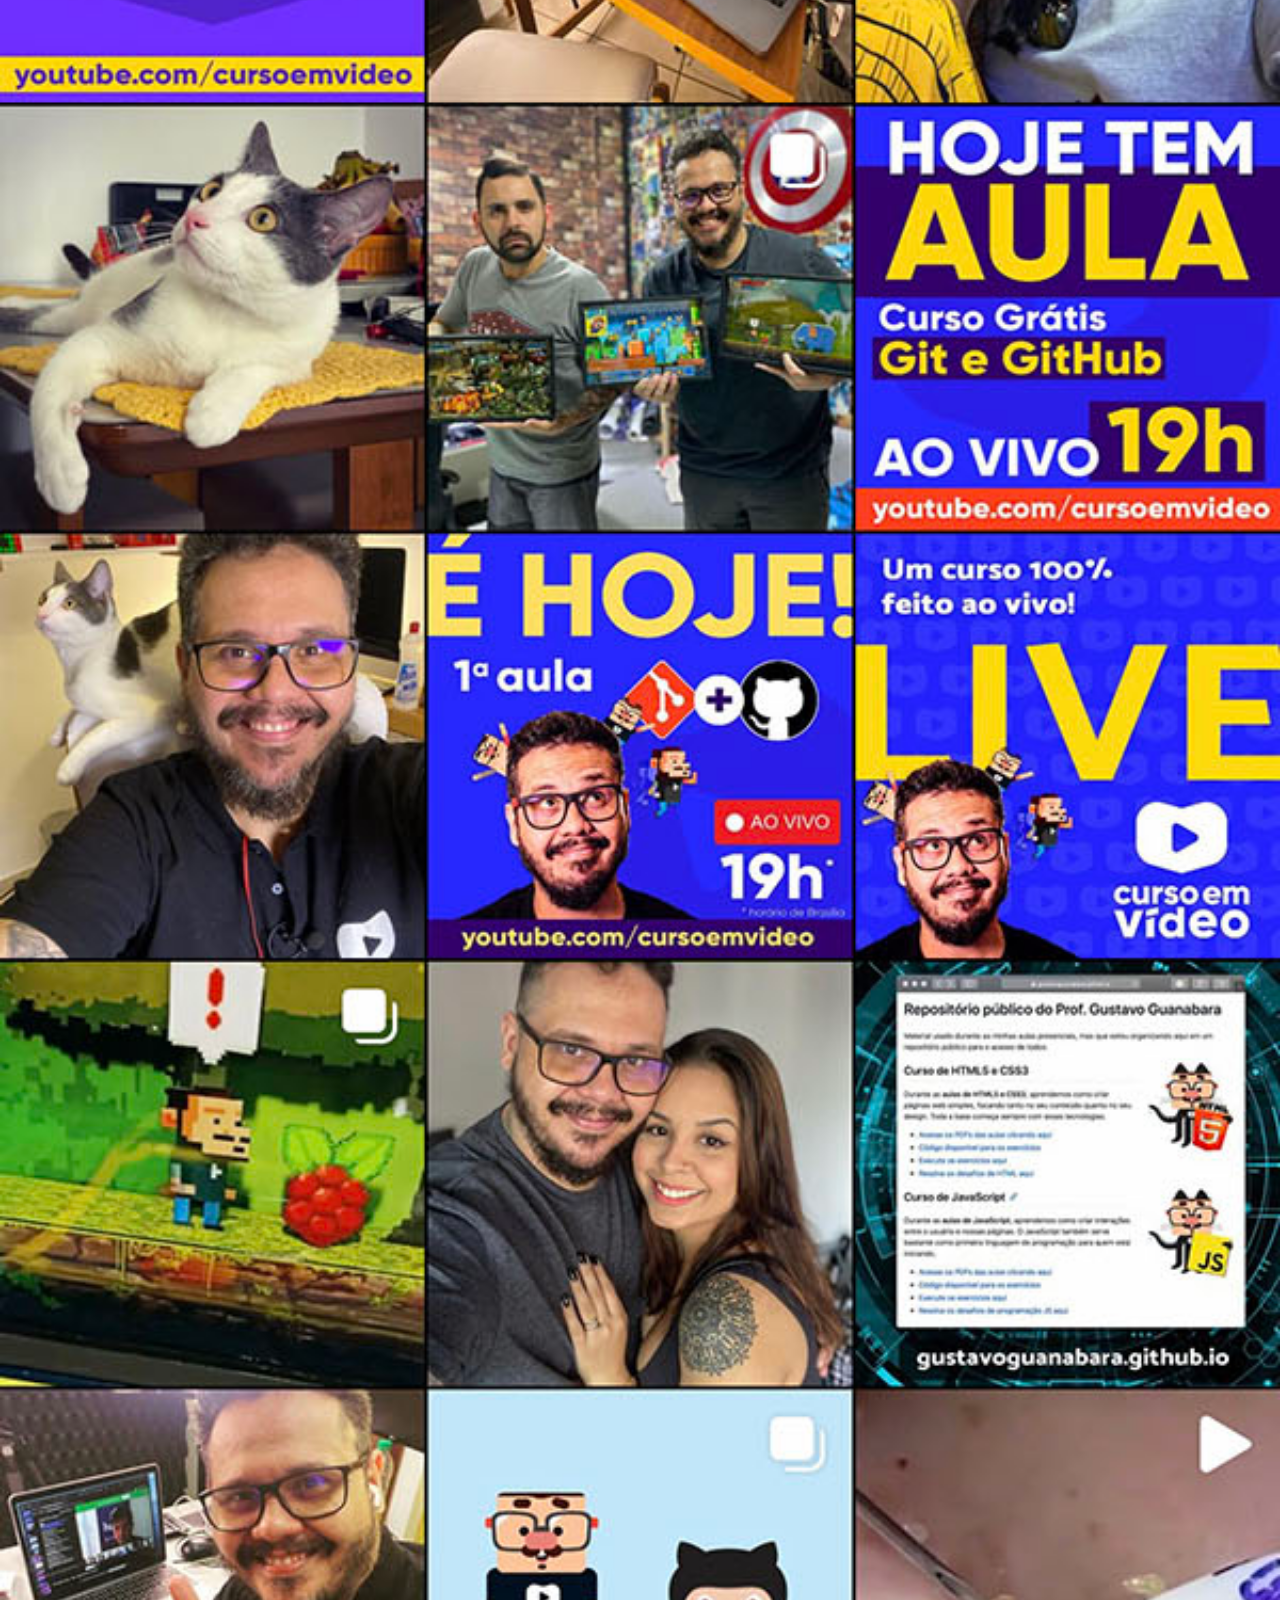
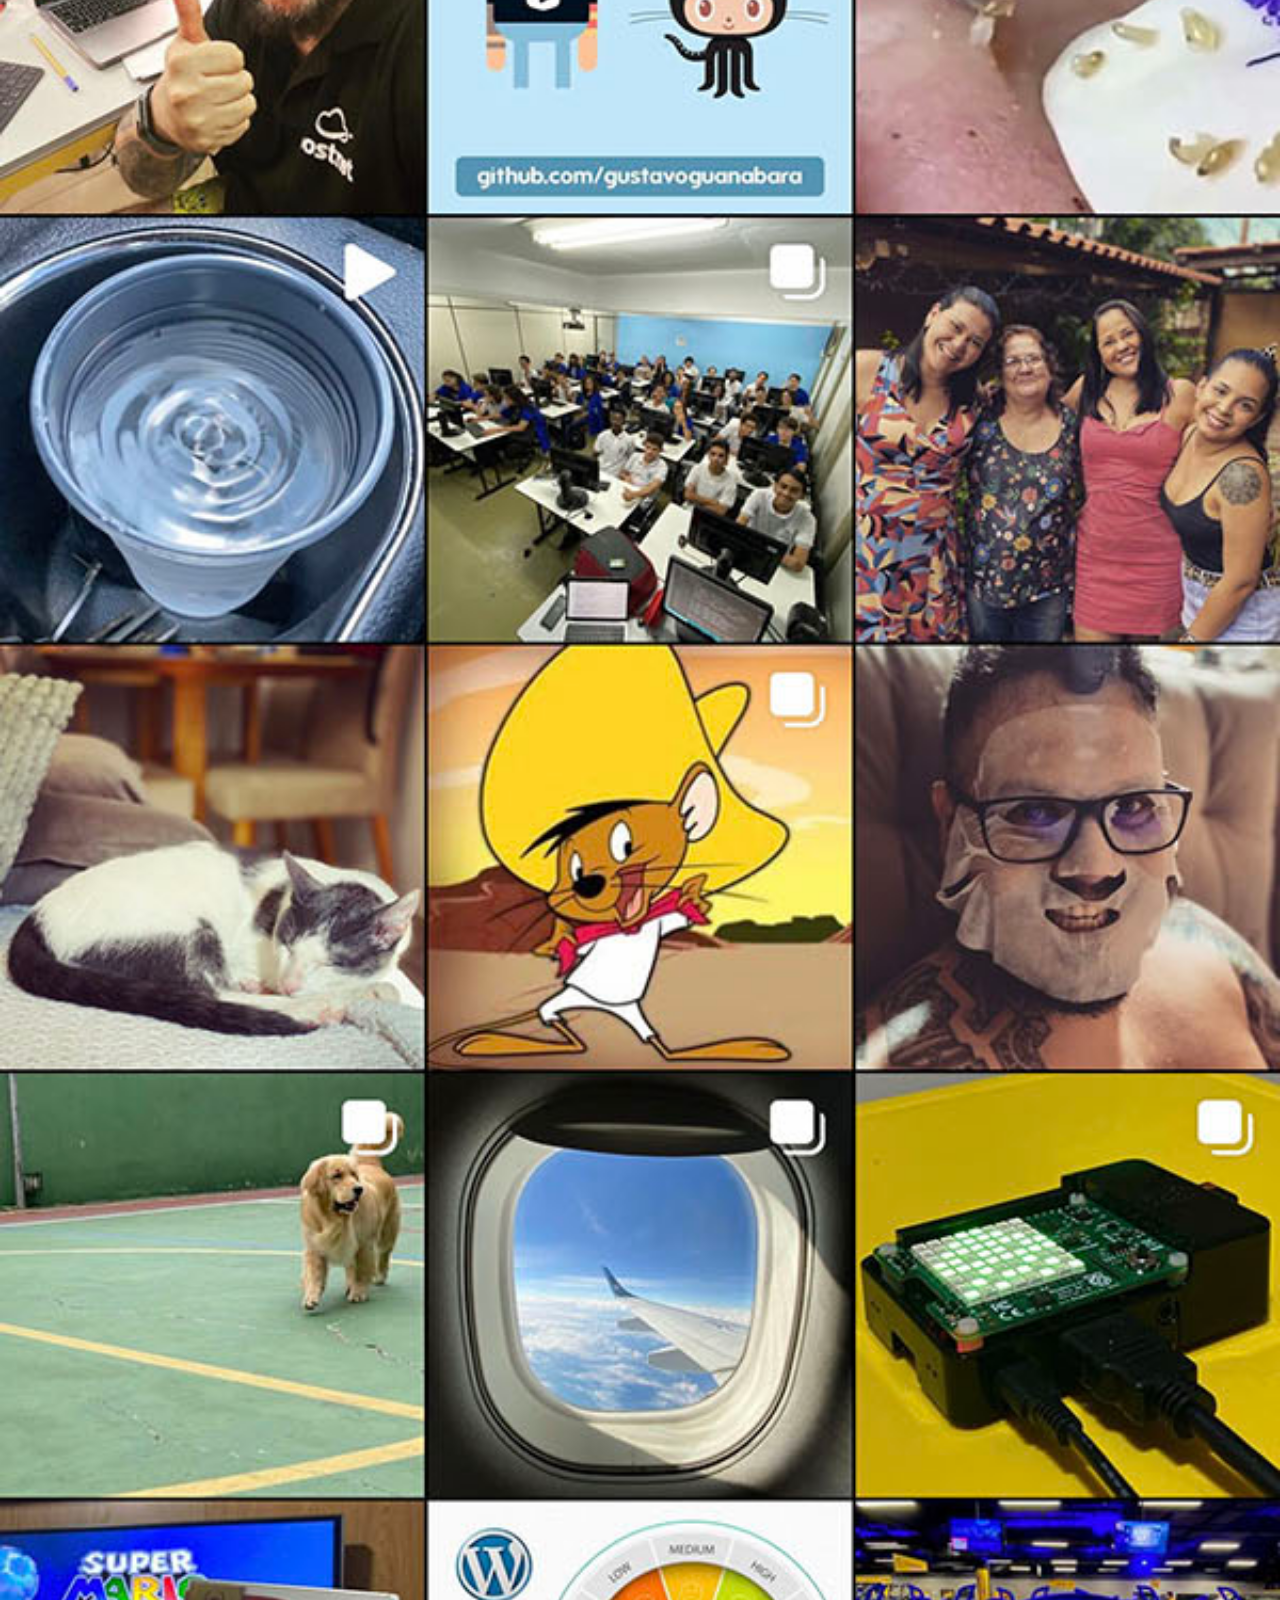
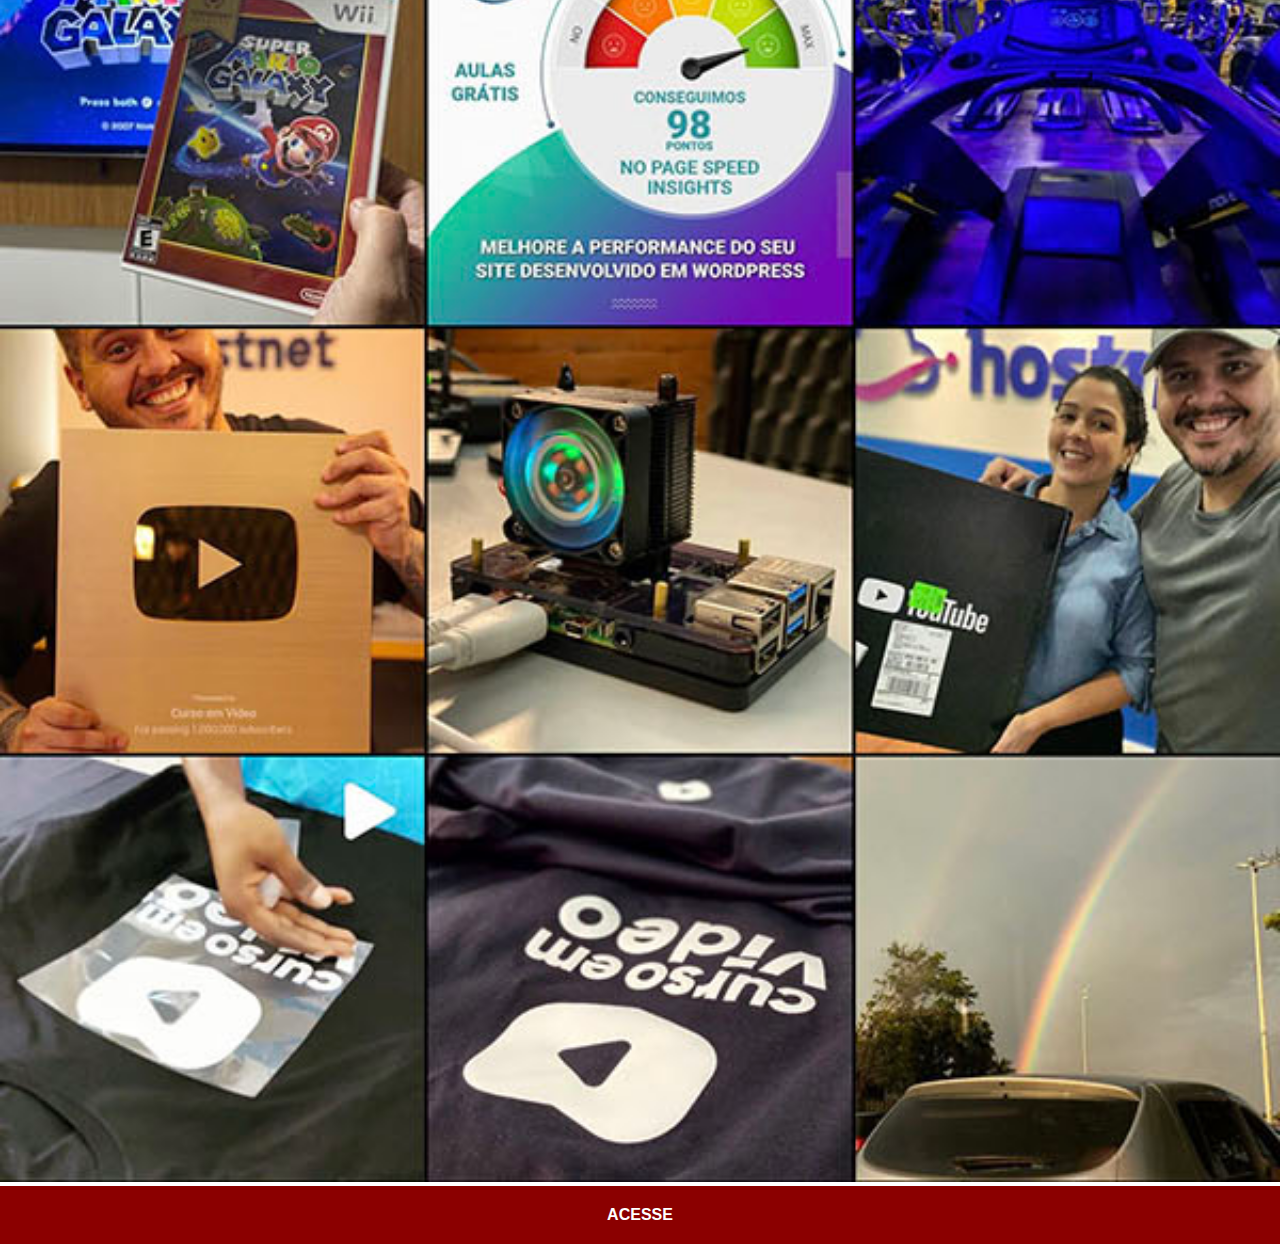
<file: instagram.html>
<!DOCTYPE html>
<html lang="pt-br">
<head>
    <meta charset="UTF-8">
    <meta name="viewport" content="width=device-width, initial-scale=1.0">
    <link rel="stylesheet" href="estilos/social.css">
    <title>Instagram</title>
</head>
<body>
    <img src="imagens/tela-instagram.jpg" alt="Instagram">
    <a href="https://www.instagram.com/gustavoguanabara/" target="_blank" rel="external">ACESSE</a>
</body>
</html>
</file>
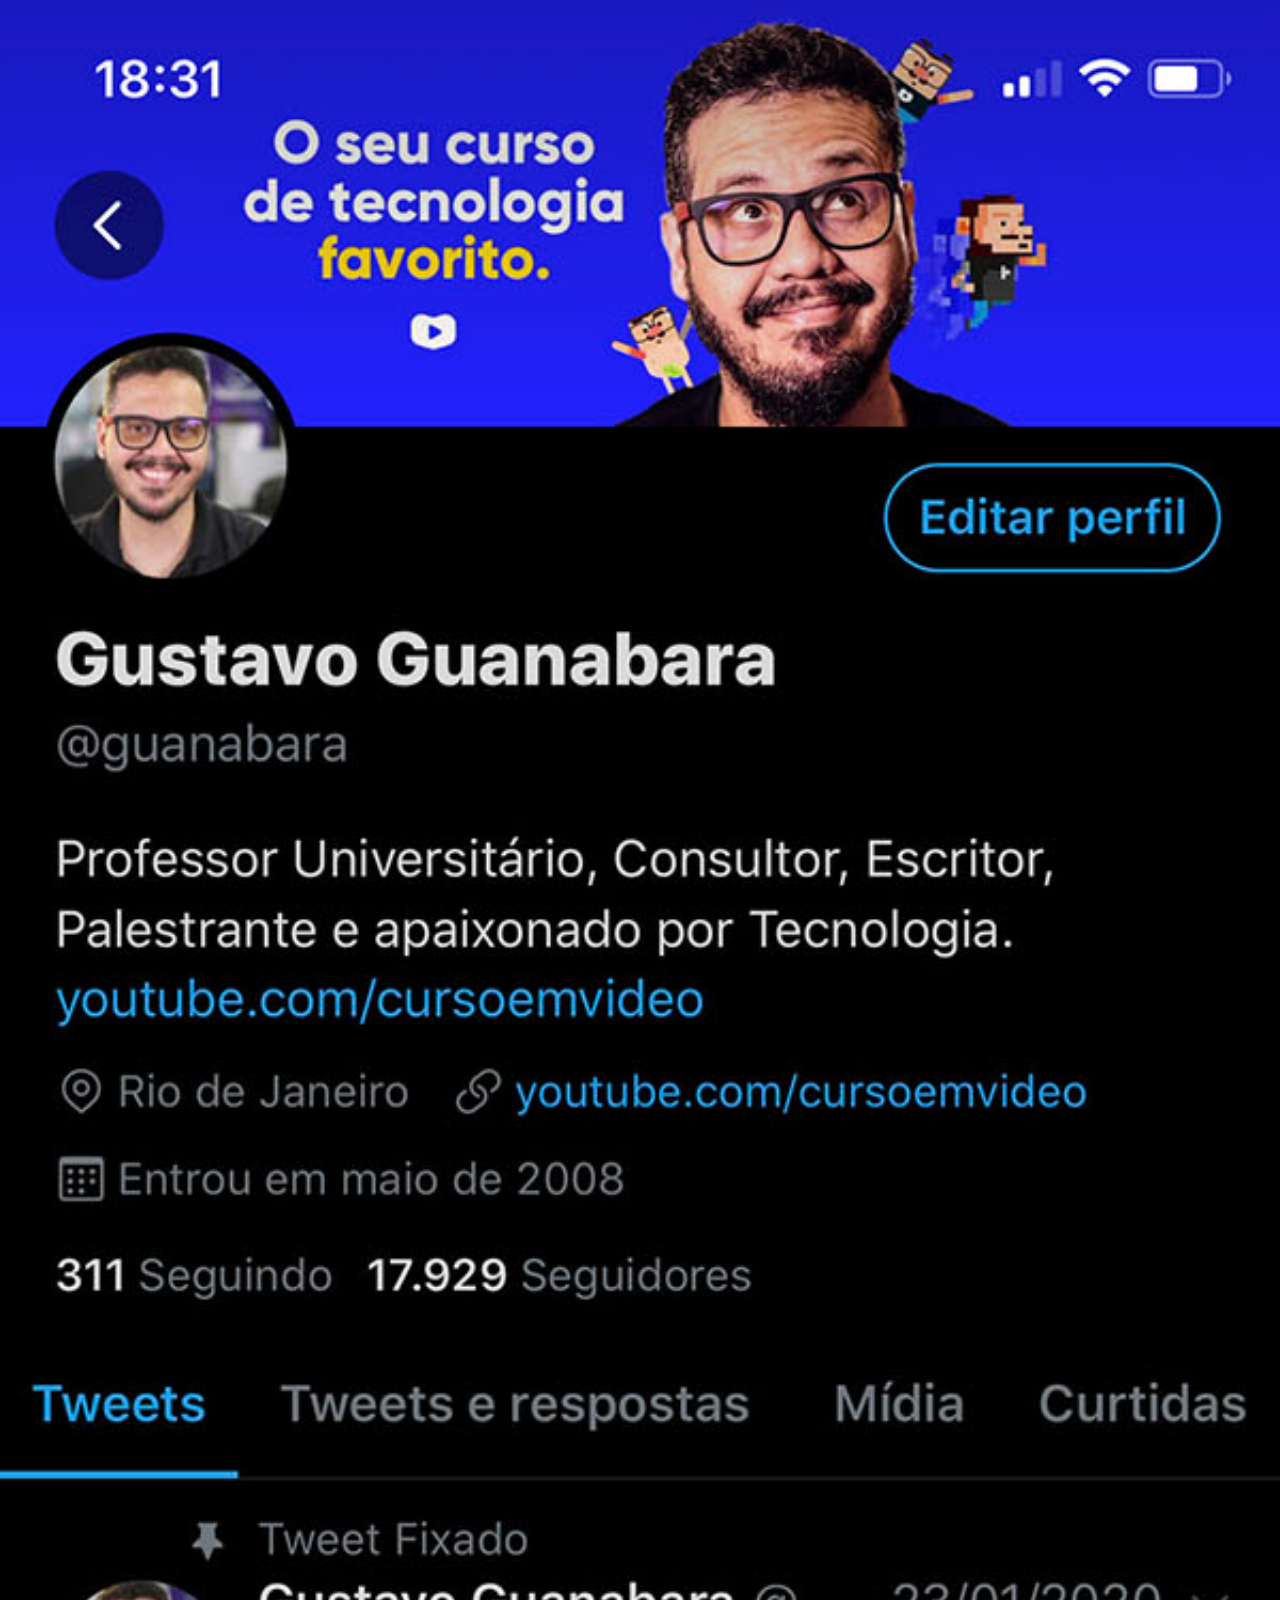
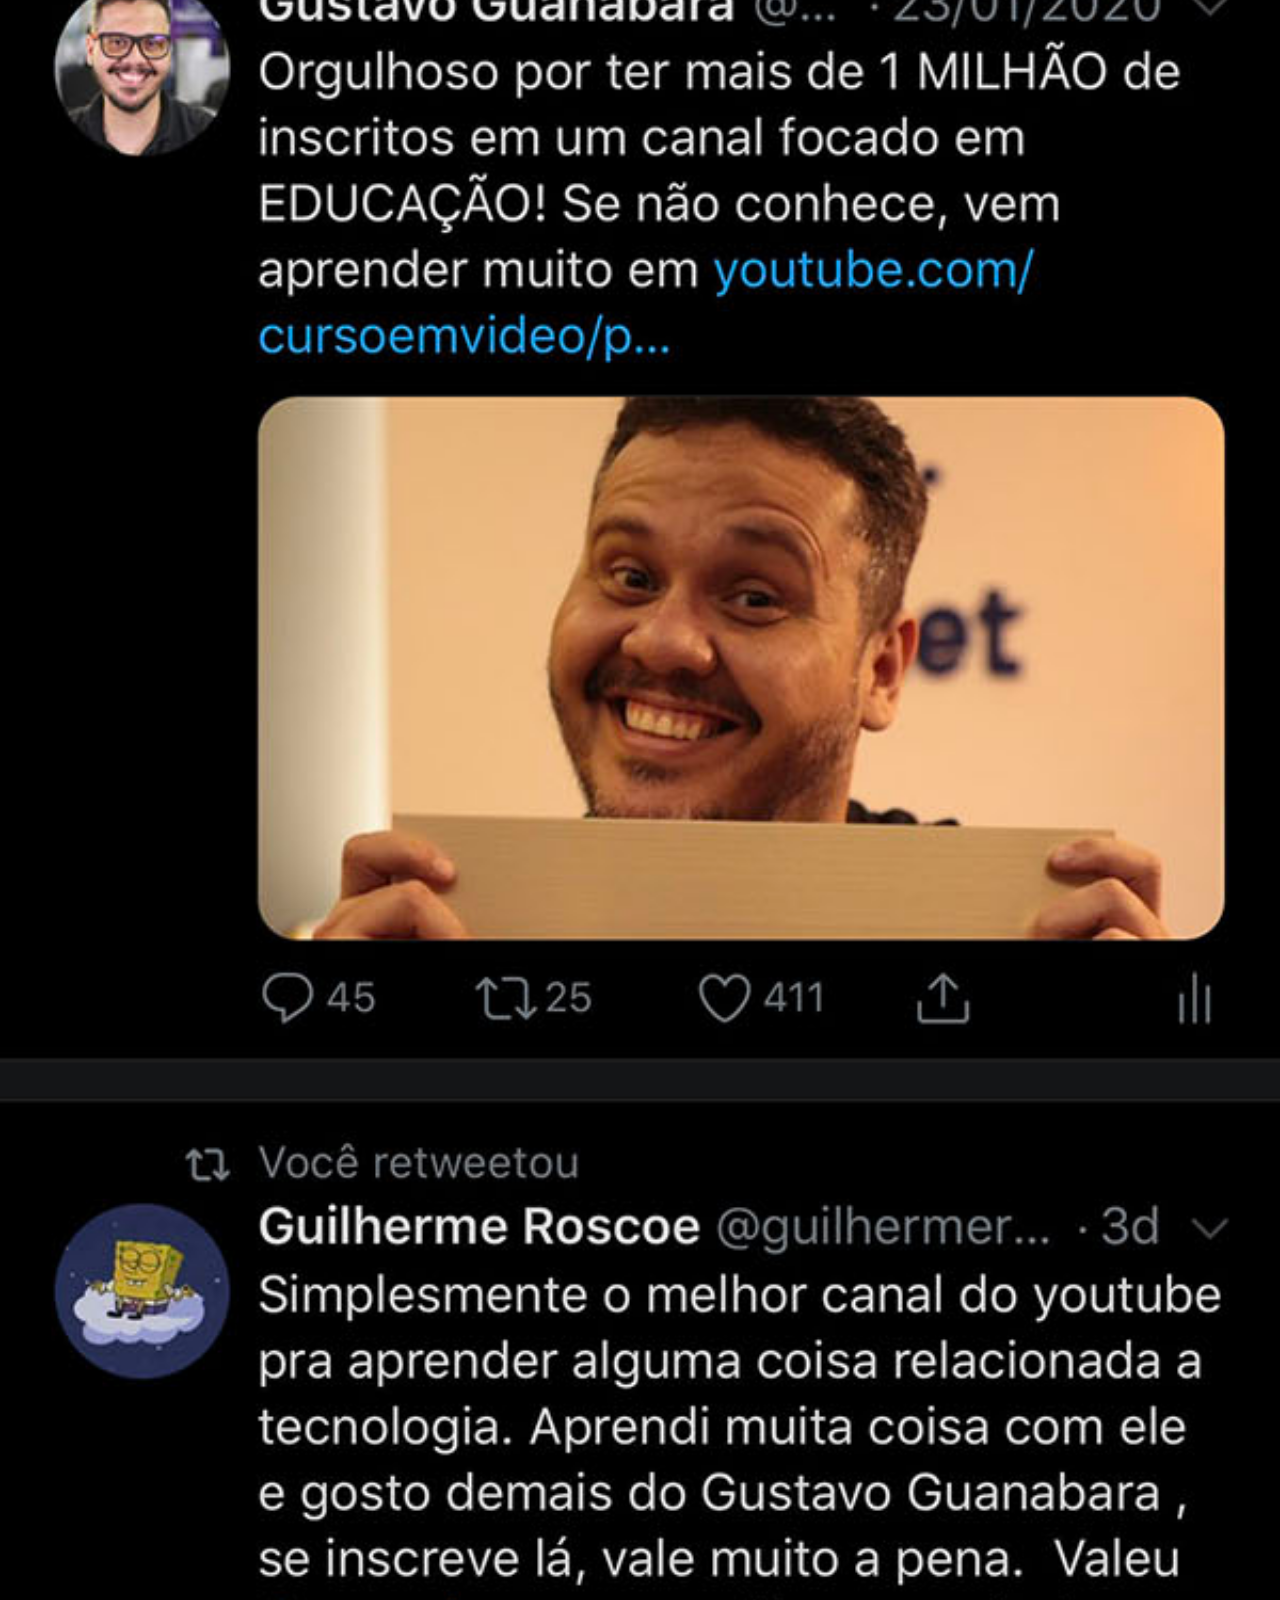
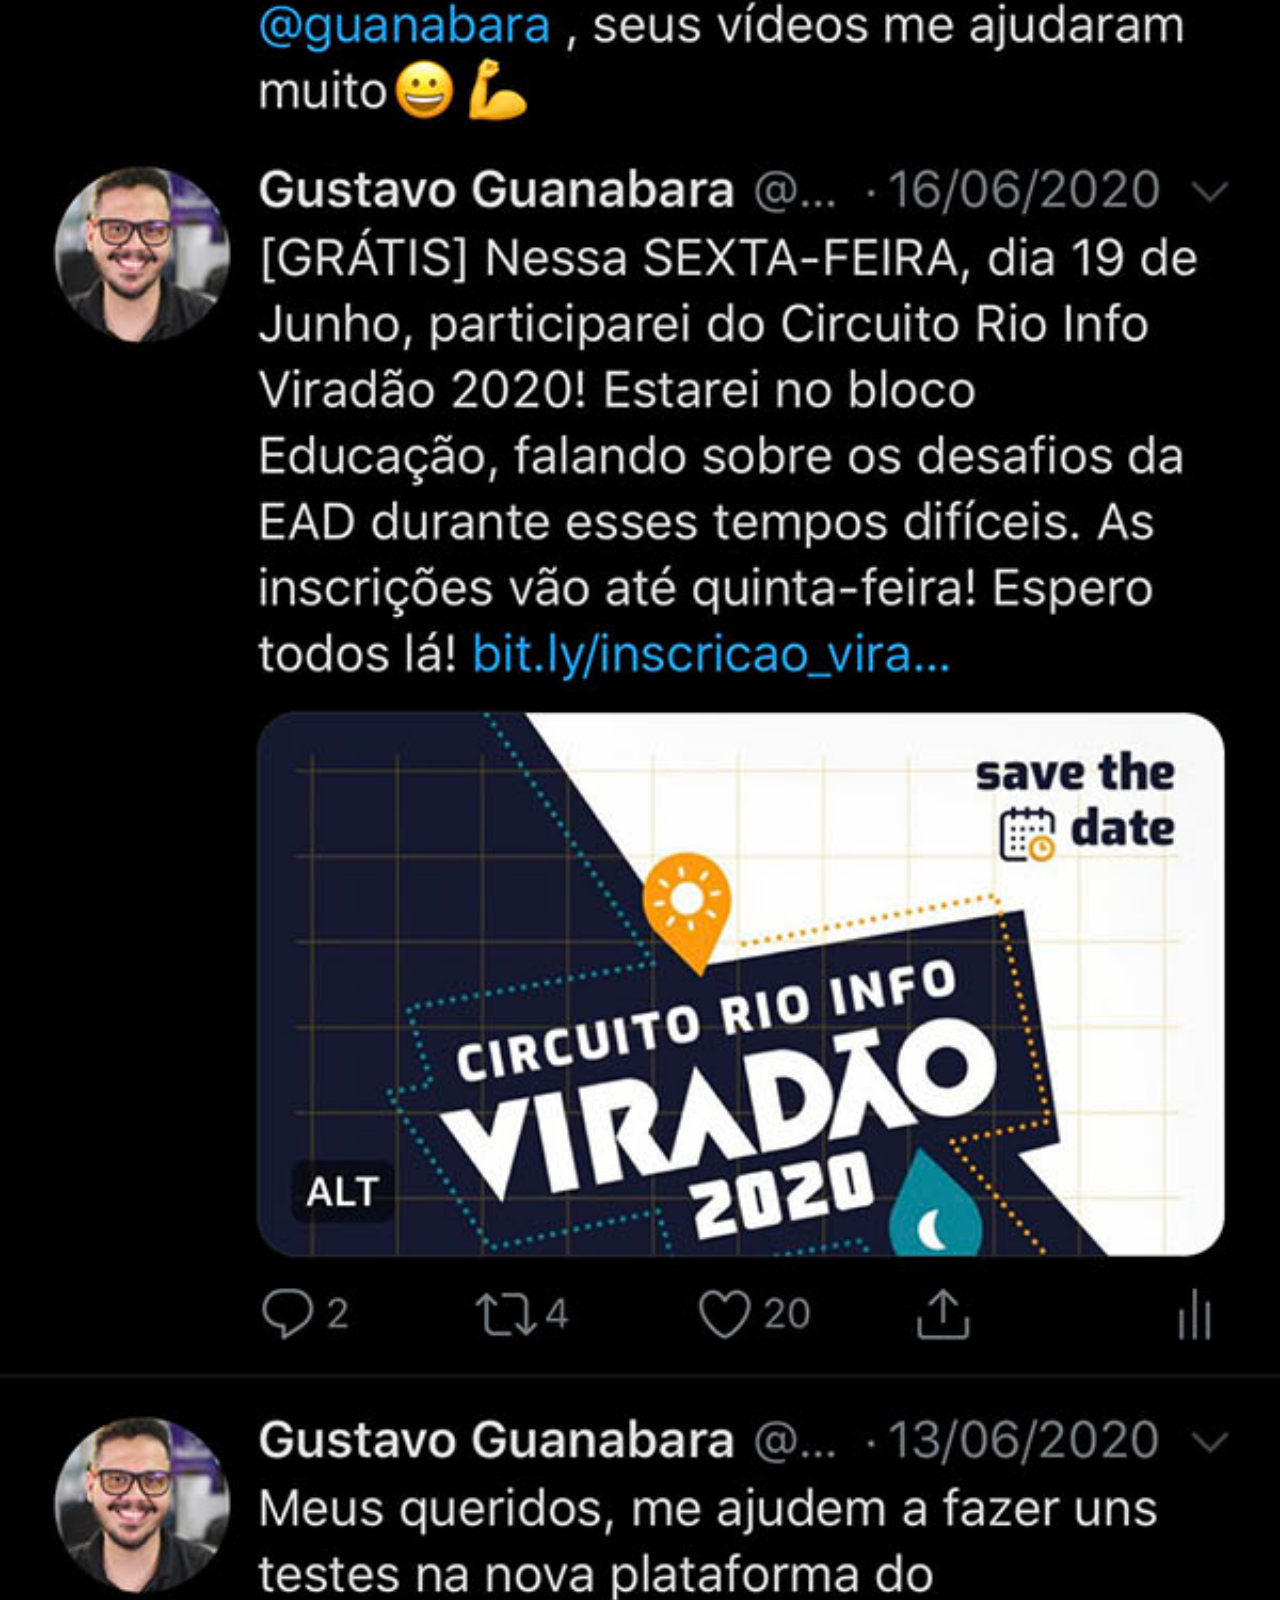
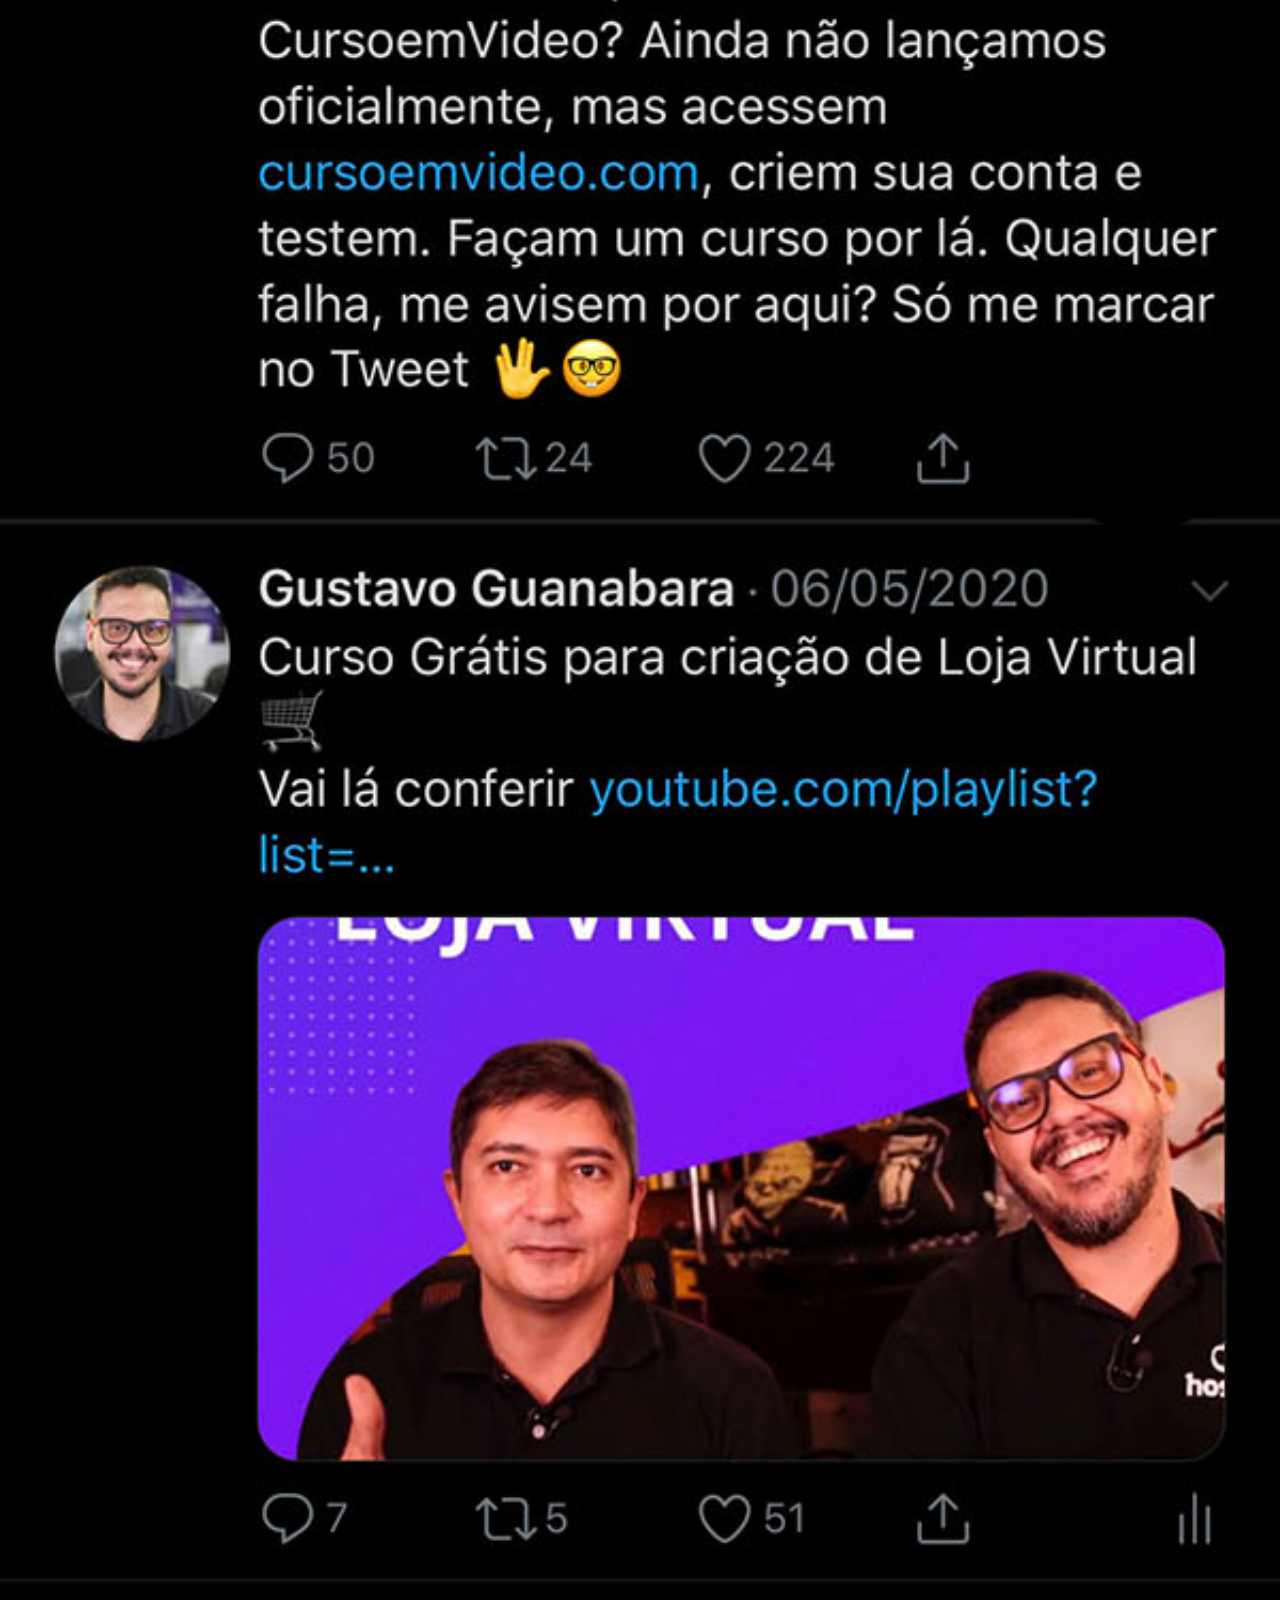
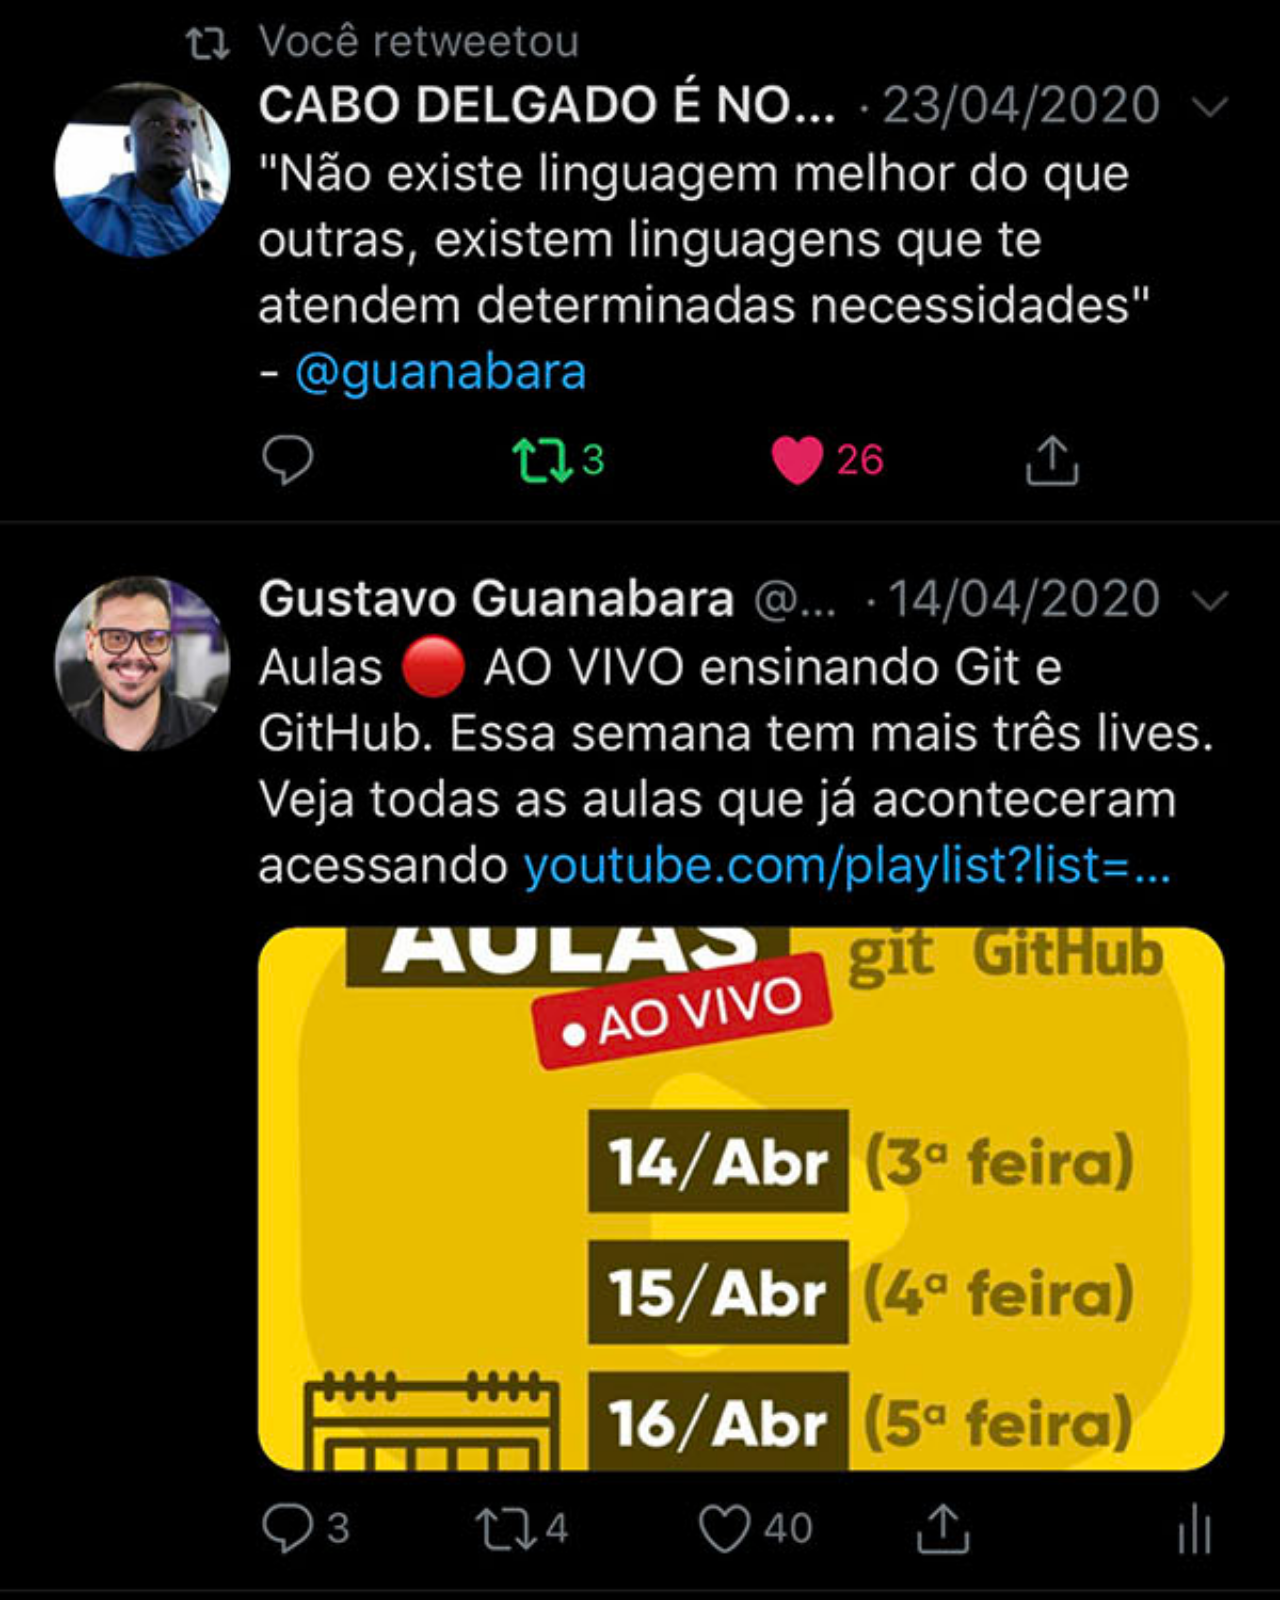
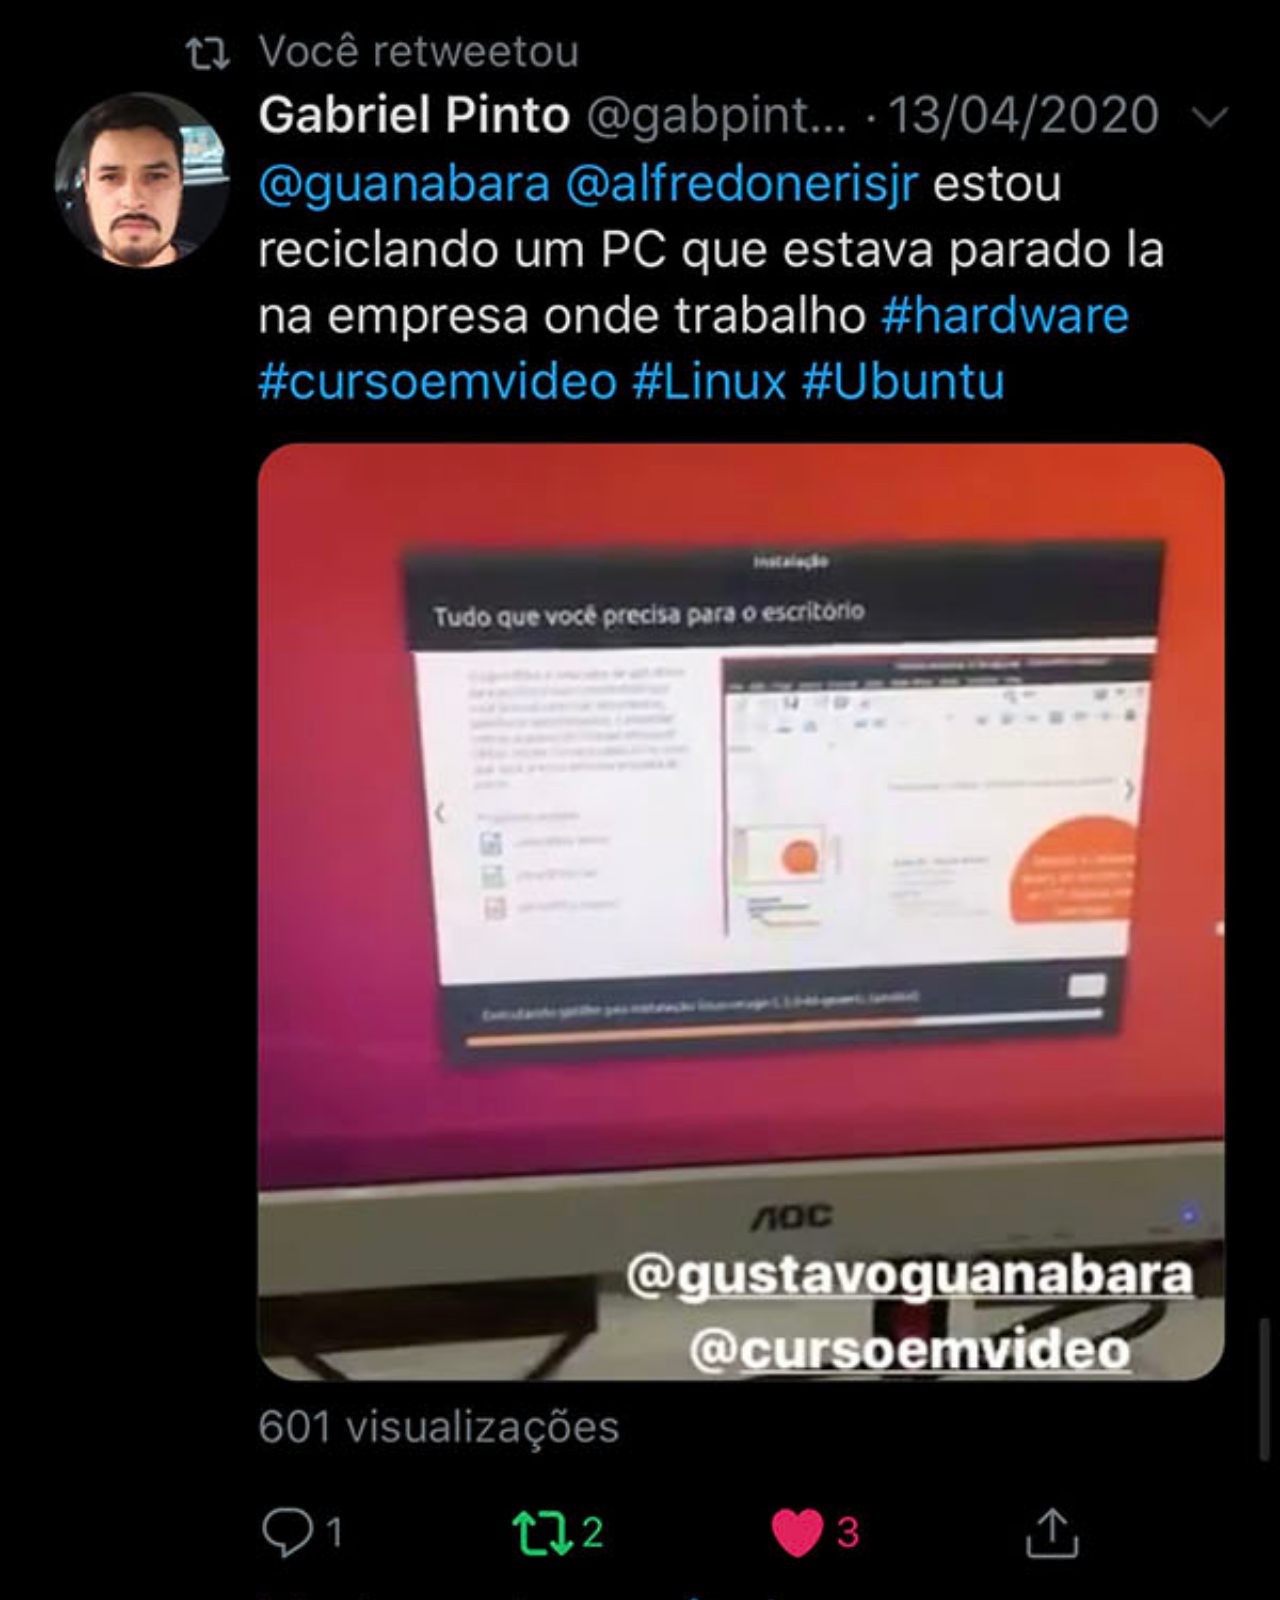
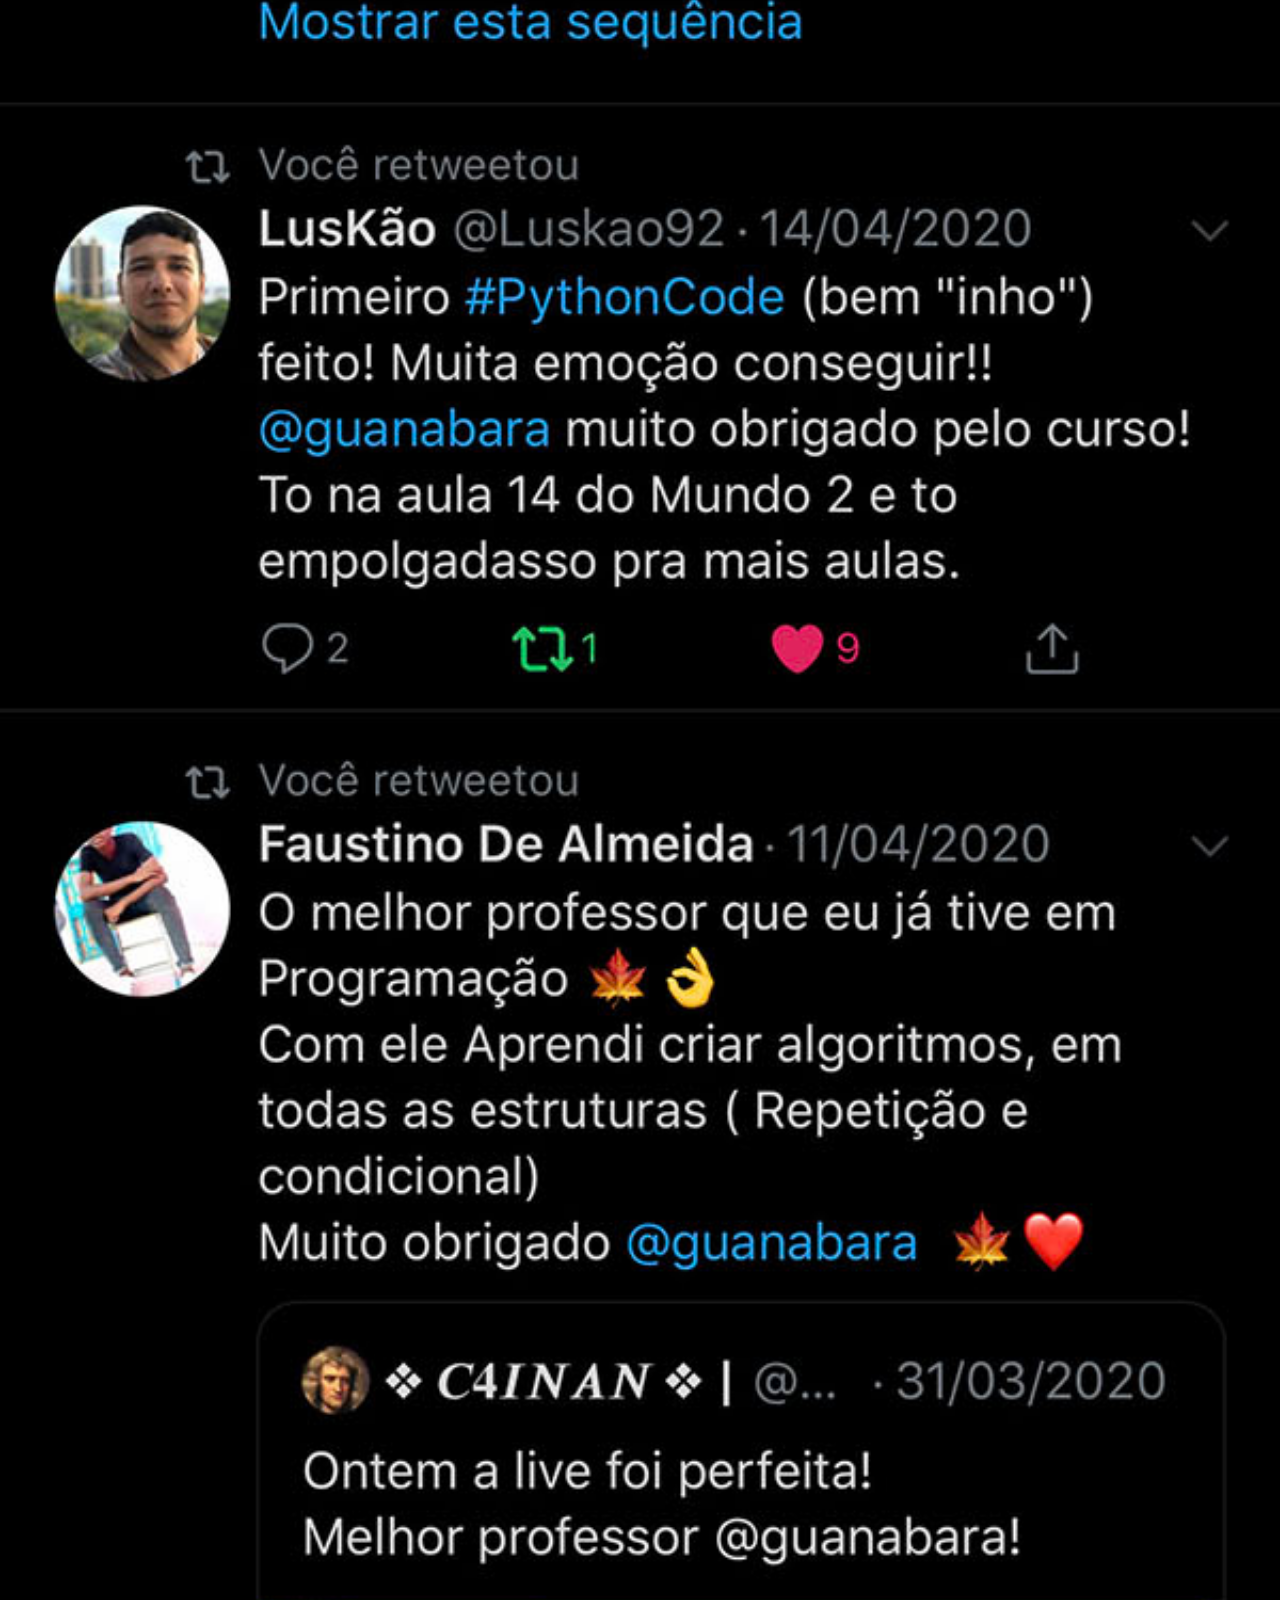
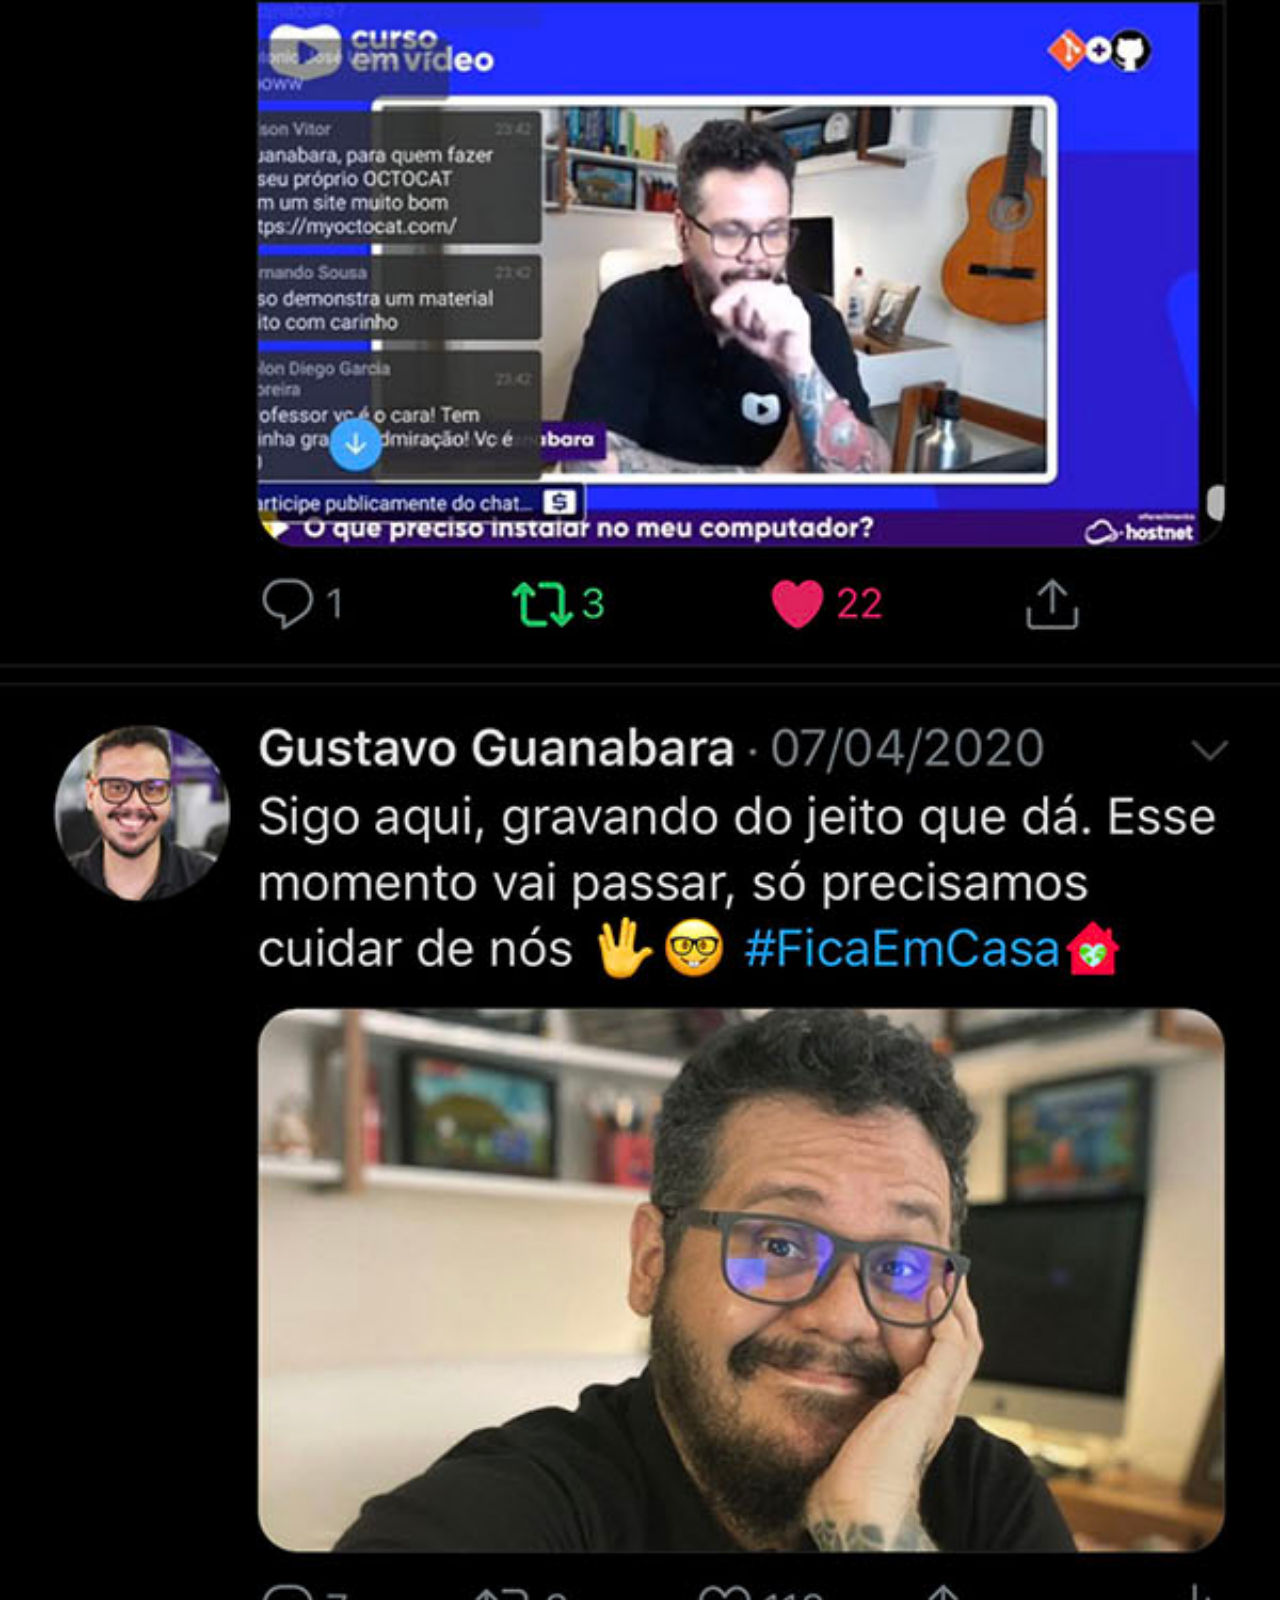
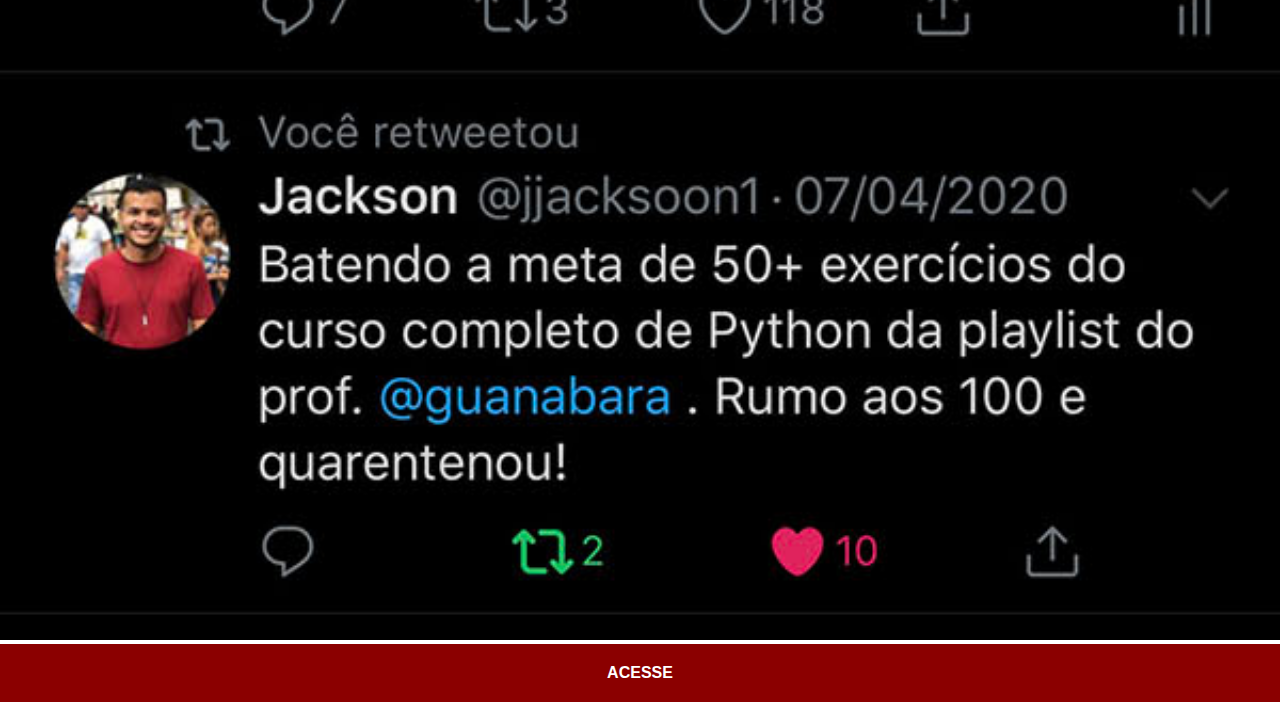
<file: twitter.html>
<!DOCTYPE html>
<html lang="pt-br">
<head>
    <meta charset="UTF-8">
    <meta name="viewport" content="width=device-width, initial-scale=1.0">
    <link rel="stylesheet" href="estilos/social.css">
    <title>Twitter</title>
</head>
<body>
    <img src="imagens/tela-twitter.jpg" alt="Twitter">
    <a href="https://twitter.com/guanabara" target="_blank" rel="external">ACESSE</a>
</body>
</html>
</file>
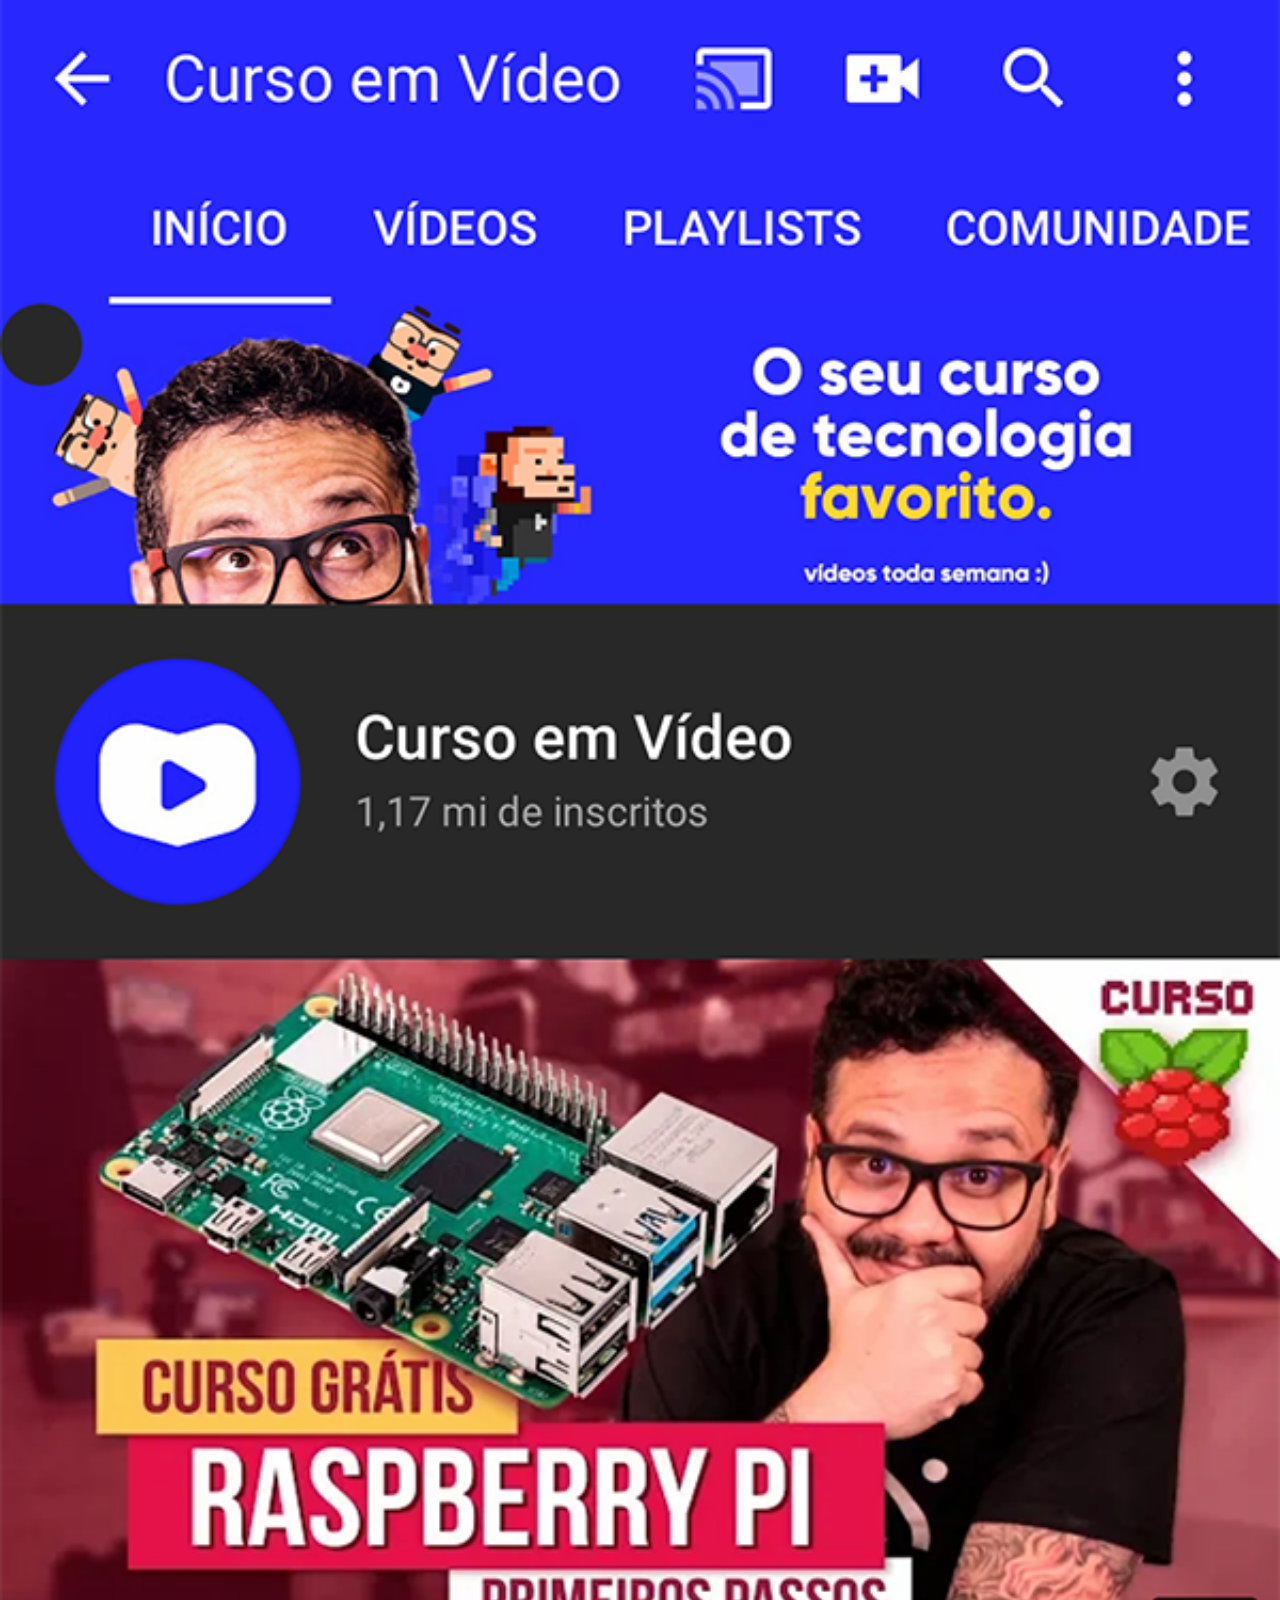
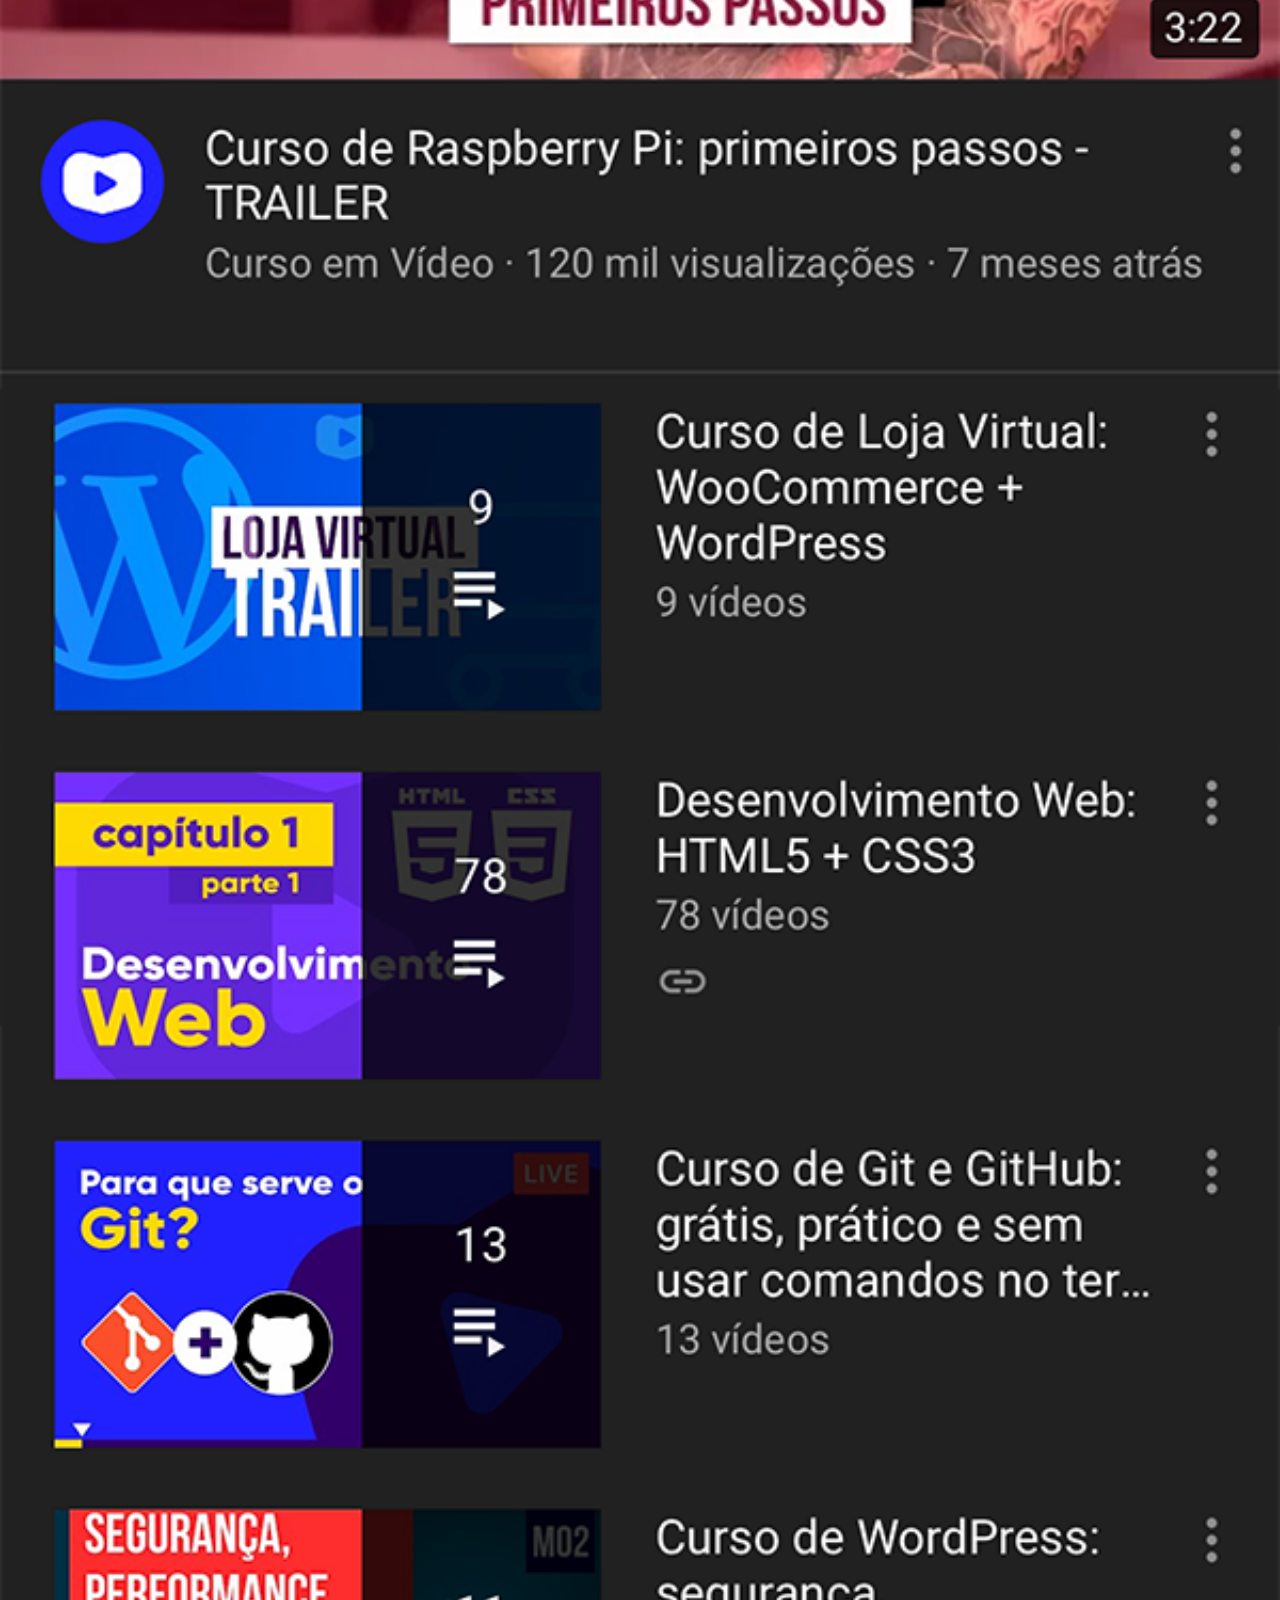
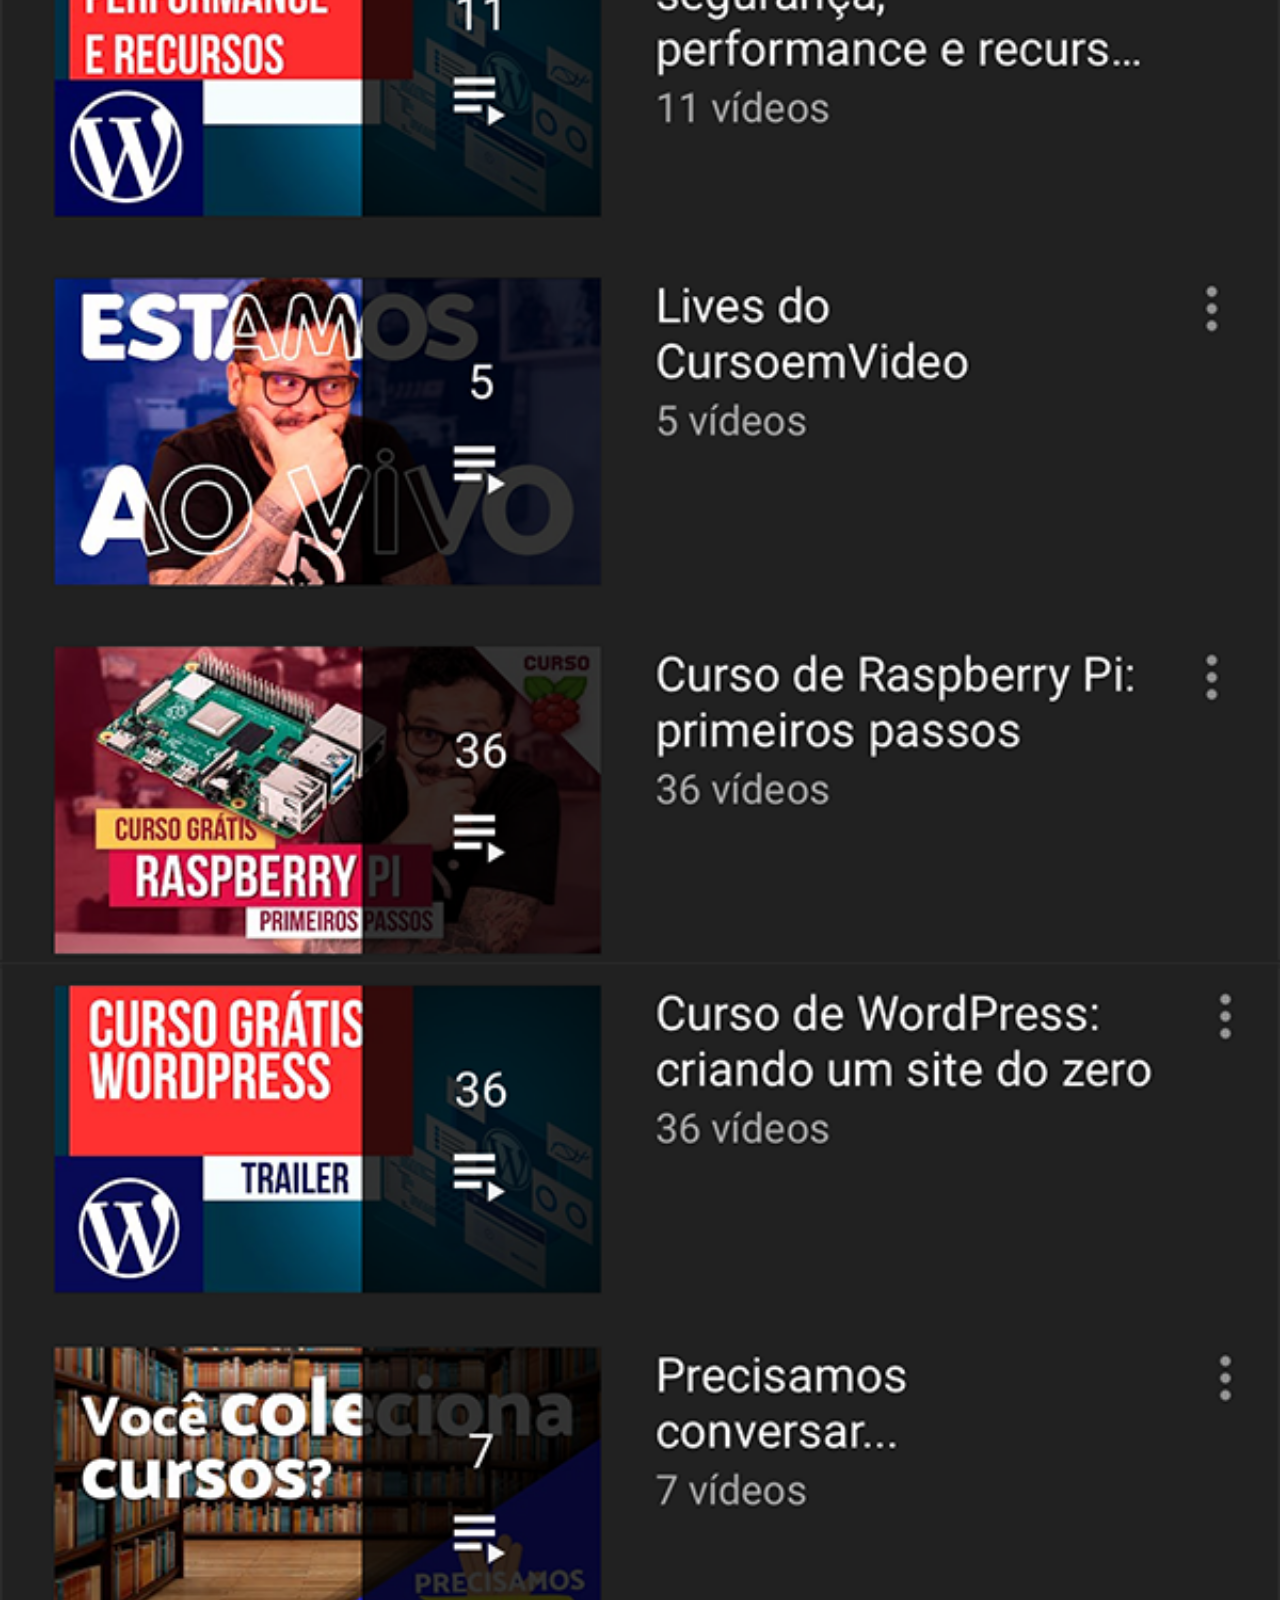
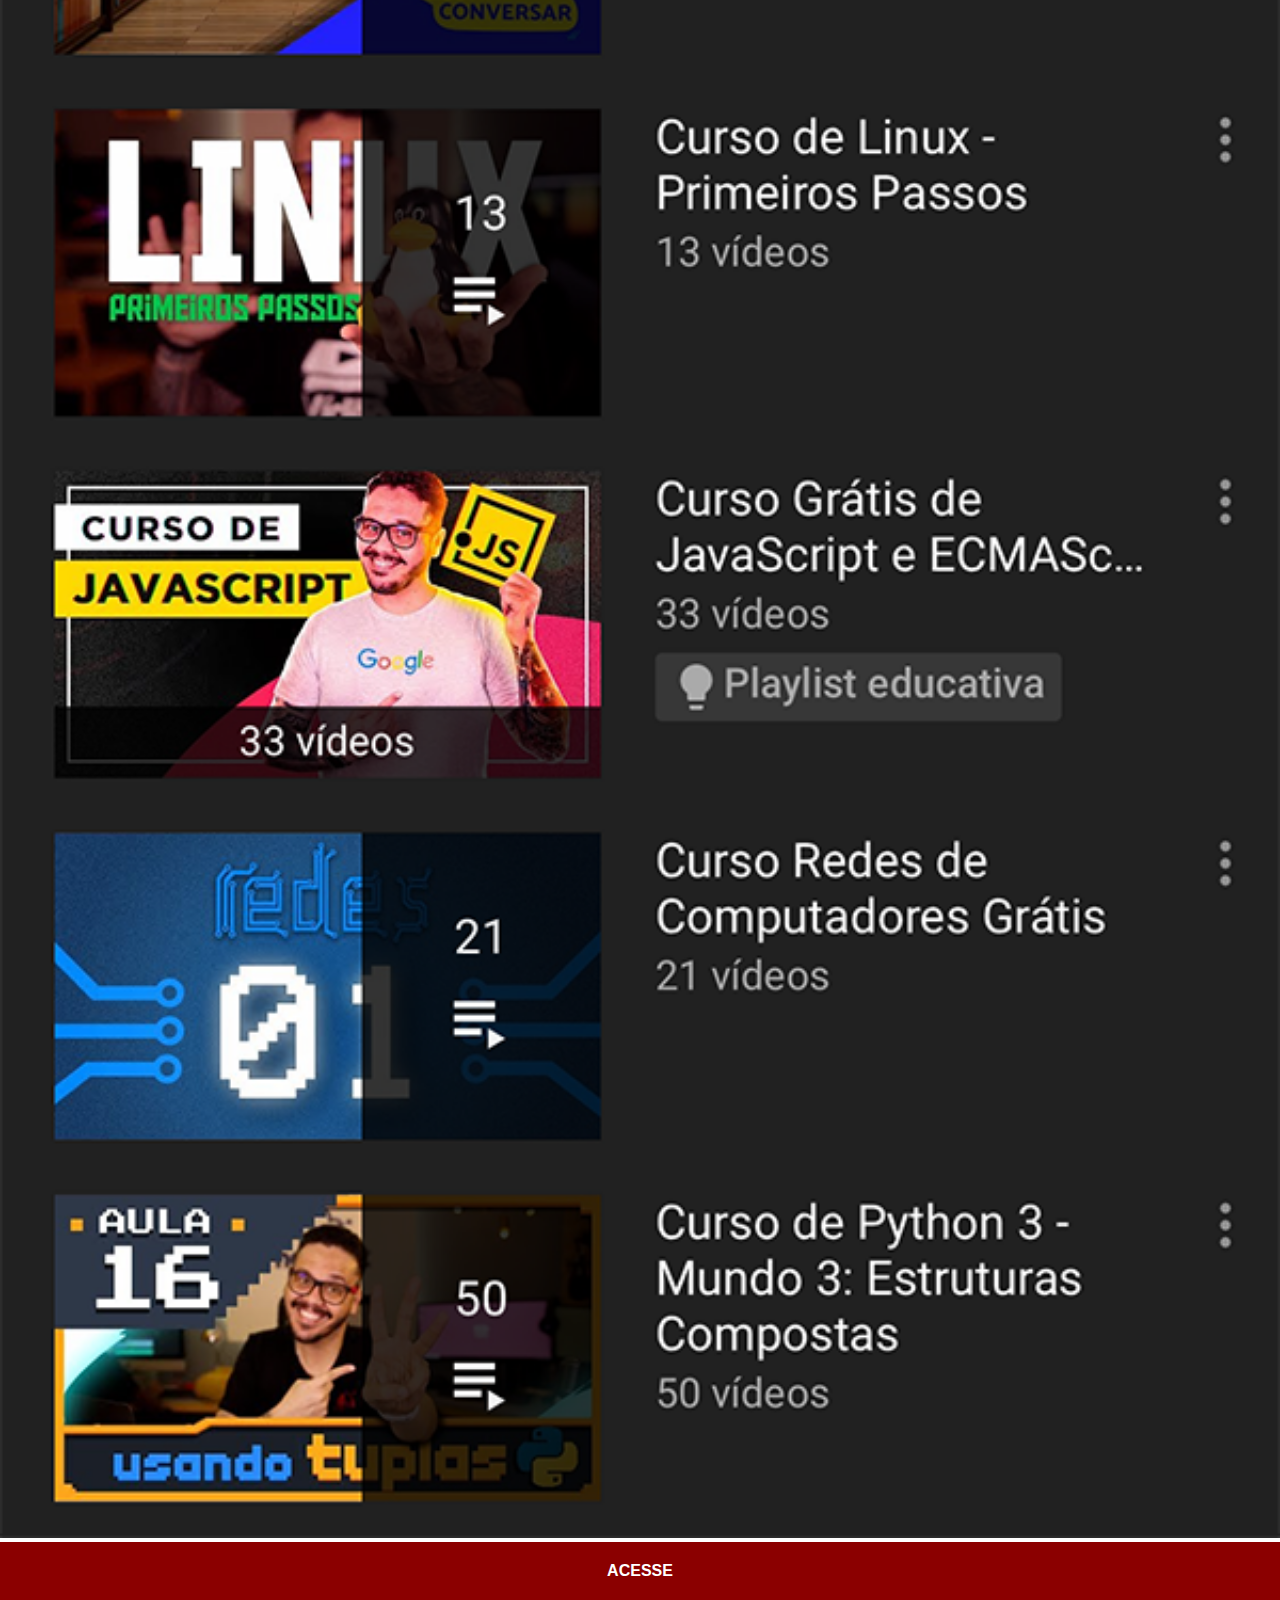
<file: youtube.html>
<!DOCTYPE html>
<html lang="pt-br">
<head>
    <meta charset="UTF-8">
    <meta name="viewport" content="width=device-width, initial-scale=1.0">
    <link rel="stylesheet" href="estilos/social.css">
    <title>Youtube</title>
</head>
<body>
    <img src="imagens/tela-youtube.png" alt="Youtube">
    <a href="https://www.youtube.com/@CursoemVideo/playlists" target="_blank" rel="external">ACESSE</a>
</body>
</html>
</file>
<file: estilos/style.css>
@charset "UTF-8";

*{
    margin: 0px;
    padding: 0px;
    font-family: Arial, Helvetica, sans-serif;
}

html,body{
    height: 100vh;
    width: 100vw;
}

body{
    background: url('../imagens/fundo-madeira.jpg') no-repeat top center;
    background-size: cover;
    background-attachment: fixed;
}

main{
    height: 100vh;
    position: relative;

}

section#telefone{
    position: absolute;
    top: 50%;
    left: 50%;
    transform: translate(-50%,-50%);

    height: 627px;
    width: 311px;
    border-radius: 65px;
    box-shadow: 5px 5px 10px rgba(0, 0, 0, 0.616);
    background: url('../imagens/frame-iphone.png') no-repeat;
}

iframe#tela{
    position: relative;
    top:80px;
    left:22px;
    width: 267px;
    height: 471px;
}

section#redes-sociais{
    text-align: right;
}
section#redes-sociais img{
    width: 50px;
    height: 50px;
    margin: 10px;
    border-radius: 50%;
    box-shadow: 2px 2px 5px rgba(0, 0, 0, 0.616)
}

section#redes-sociais img:hover{
    border:2px solid rgba(255, 255, 255, 0.61);
    transform: translate(-3px,-3px);
    box-shadow: 5px 5px 10px rgba(0, 0, 0, 0.616);
    transition: transform .3s, border 1s ;
}
</file>
<file: estilos/social.css>
@charset "UTF-8";

*{
    margin: 0px;
    padding: 0px;
    font-family: Arial, Helvetica, sans-serif;
}

::-webkit-scrollbar{
    width: 0px;
    height: 0px;
}

img{
    width: 100vw;
}

a{
    display: block;
    background-color: darkred;
    color: white;
    padding: 20px;
    text-align: center;
    font-weight: bolder;
    text-decoration: none;
}

a:hover{
    background-color: red;
}
</file>
